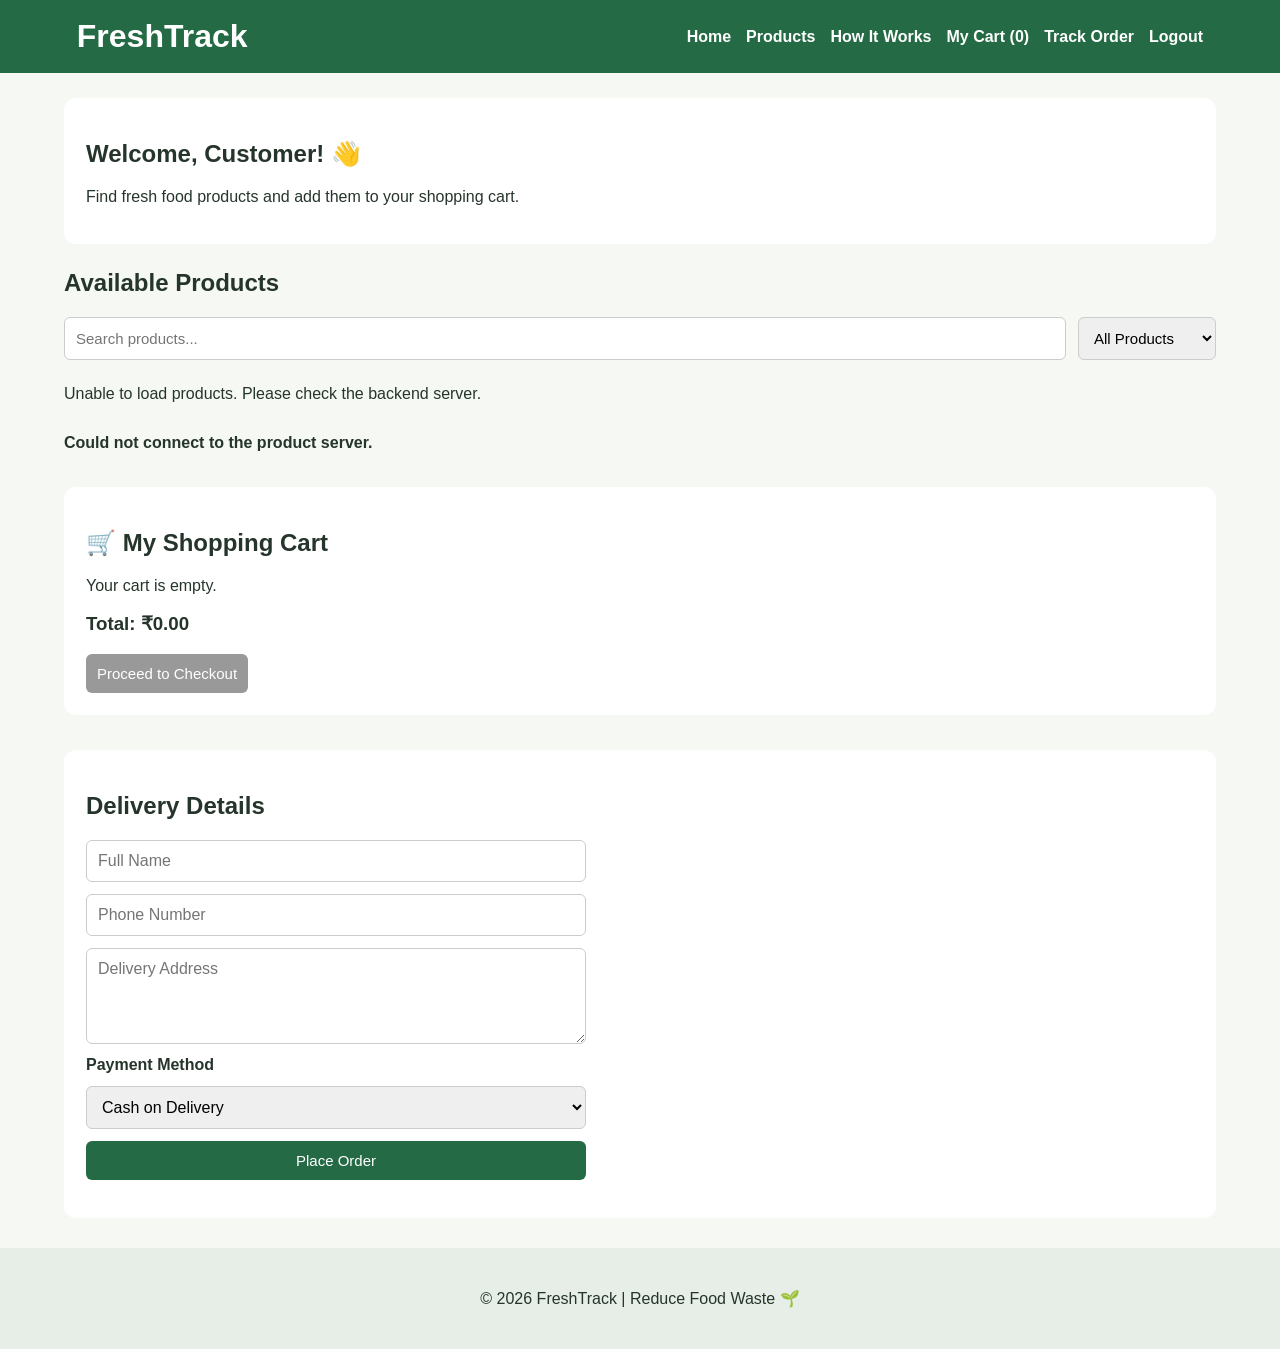
<file: Frontend/customer.html>
<!DOCTYPE html>
<html lang="en">
<head>
    <meta charset="UTF-8">
    <meta name="viewport" content="width=device-width, initial-scale=1.0">
    <title>FreshTrack - Customer</title>

    <style>
        * { box-sizing: border-box; }

        body {
            margin: 0;
            font-family: Arial, sans-serif;
            background: #f5f8f3;
            color: #26352b;
        }

        header {
            background: #246b45;
            color: white;
            padding: 18px 6%;
            display: flex;
            justify-content: space-between;
            align-items: center;
            flex-wrap: wrap;
            gap: 12px;
        }

        header h1 { margin: 0; }

        nav {
            display: flex;
            gap: 15px;
            flex-wrap: wrap;
        }

        nav a {
            color: white;
            text-decoration: none;
            font-weight: bold;
        }

        nav a:hover { text-decoration: underline; }

        .container {
            width: 90%;
            max-width: 1200px;
            margin: 25px auto;
        }

        .welcome {
            background: white;
            padding: 22px;
            border-radius: 12px;
            margin-bottom: 25px;
        }

        .controls {
            display: flex;
            gap: 12px;
            margin-bottom: 25px;
            flex-wrap: wrap;
        }

        input, select, button, textarea {
            padding: 11px;
            border-radius: 6px;
            font-size: 15px;
        }

        input, select, textarea {
            border: 1px solid #ccc;
        }

        #searchInput {
            flex: 1;
            min-width: 180px;
        }

        button {
            background: #246b45;
            color: white;
            border: none;
            cursor: pointer;
        }

        button:hover { background: #174d30; }

        button:disabled {
            background: #999;
            cursor: not-allowed;
        }

        .products-grid {
            display: grid;
            grid-template-columns: repeat(auto-fit, minmax(230px, 1fr));
            gap: 20px;
        }

        .product-card {
            background: white;
            border-radius: 12px;
            padding: 16px;
            box-shadow: 0 3px 10px rgba(0, 0, 0, 0.08);
            overflow: hidden;
        }

        .product-image, .no-image {
            width: 100%;
            height: 190px;
            border-radius: 8px;
        }

        .product-image {
            object-fit: cover;
            background: #e6eee7;
        }

        .no-image {
            display: flex;
            justify-content: center;
            align-items: center;
            background: #e6eee7;
            color: #657568;
        }

        .product-card h3 { color: #246b45; }

        .status {
            display: inline-block;
            padding: 6px 10px;
            border-radius: 5px;
            font-size: 13px;
            font-weight: bold;
        }

        .fresh { background: #d7f5df; color: #17642d; }
        .soon { background: #fff0c2; color: #8a5b00; }
        .expired { background: #ffd9d9; color: #a00000; }

        .unit-select {
            width: 100%;
            margin: 8px 0;
        }

        .cart-section, .checkout-section {
            background: white;
            padding: 22px;
            border-radius: 12px;
            margin-top: 35px;
        }

        .cart-item {
            display: flex;
            justify-content: space-between;
            align-items: center;
            gap: 12px;
            flex-wrap: wrap;
            border-bottom: 1px solid #eee;
            padding: 15px 0;
        }

        .quantity-controls {
            display: flex;
            align-items: center;
            gap: 8px;
            flex-wrap: wrap;
        }

        .quantity-controls button { padding: 7px 12px; }

        .remove-btn { background: #c0392b; }
        .remove-btn:hover { background: #922b21; }

        .checkout-form {
            display: grid;
            gap: 12px;
            max-width: 500px;
        }

        .checkout-form input,
        .checkout-form textarea,
        .checkout-form select {
            width: 100%;
            font: inherit;
        }

        .message {
            margin-top: 15px;
            font-weight: bold;
            overflow-wrap: anywhere;
        }

        .success-message { color: #17642d; }
        .error-message { color: #a00000; }

        footer {
            text-align: center;
            padding: 25px;
            margin-top: 30px;
            background: #e6eee7;
        }

        @media (max-width: 600px) {
            header {
                flex-direction: column;
                align-items: flex-start;
            }

            .container { width: 94%; }
        }
    </style>
</head>

<body>

<header>
    <h1>FreshTrack</h1>

    <nav>
        <a href="index.html">Home</a>
        <a href="products.html">Products</a>
        <a href="how-it-works.html">How It Works</a>
        <a href="#cart">My Cart (<span id="cartCount">0</span>)</a>
        <a href="track-orders.html">Track Order</a>
        <a href="#" id="logoutBtn">Logout</a>
    </nav>
</header>

<main class="container">

    <section class="welcome">
        <h2>Welcome, <span id="customerName">Customer</span>! 👋</h2>
        <p>Find fresh food products and add them to your shopping cart.</p>
    </section>

    <section>
        <h2>Available Products</h2>

        <div class="controls">
            <input type="text" id="searchInput"
                   placeholder="Search products...">

            <select id="filterSelect">
                <option value="all">All Products</option>
                <option value="fresh">Fresh</option>
                <option value="soon">Expiring Soon</option>
                <option value="expired">Expired</option>
            </select>
        </div>

        <p id="loadingMessage">Loading products...</p>
        <div class="products-grid" id="productsContainer"></div>
        <p id="productMessage" class="message"></p>
    </section>

    <section class="cart-section" id="cart">
        <h2>🛒 My Shopping Cart</h2>

        <div id="cartItems">
            <p>Your cart is empty.</p>
        </div>

        <h3>Total: ₹<span id="cartTotal">0.00</span></h3>

        <button id="checkoutBtn" type="button">
            Proceed to Checkout
        </button>
    </section>

    <section class="checkout-section" id="checkout">
        <h2>Delivery Details</h2>

        <form class="checkout-form" id="checkoutForm">
            <input type="text" id="deliveryName"
                   placeholder="Full Name"
                   autocomplete="name" required>

            <input type="tel" id="deliveryPhone"
                   placeholder="Phone Number"
                   pattern="[0-9]{10}"
                   maxlength="10"
                   minlength="10"
                   inputmode="numeric"
                   autocomplete="tel"
                   required>

            <textarea id="deliveryAddress"
                      placeholder="Delivery Address"
                      rows="4"
                      autocomplete="street-address"
                      required></textarea>

            <label for="paymentMethod">
                <strong>Payment Method</strong>
            </label>

            <select id="paymentMethod" required>
                <option value="COD">Cash on Delivery</option>
            </select>

            <button type="submit" id="placeOrderBtn">
                Place Order
            </button>
        </form>

        <p id="checkoutMessage"
           class="message"
           role="status"
           aria-live="polite"></p>
    </section>

</main>

<footer>
    <p>© 2026 FreshTrack | Reduce Food Waste 🌱</p>
</footer>

<script>
    const API_URL = "http://localhost:8080/api/products";
    const ORDER_API_URL = "http://localhost:8080/api/orders";
    const IMAGE_BASE_URL = "http://localhost:8080/api/images/";

    const CART_STORAGE_KEY = "foodExpiryCart";

    let products = [];
    let cart = loadSavedCart();
    let orderInProgress = false;

    const productsContainer =
        document.getElementById("productsContainer");

    const loadingMessage =
        document.getElementById("loadingMessage");

    const productMessage =
        document.getElementById("productMessage");

    const searchInput =
        document.getElementById("searchInput");

    const filterSelect =
        document.getElementById("filterSelect");

    const checkoutForm =
        document.getElementById("checkoutForm");

    const checkoutMessage =
        document.getElementById("checkoutMessage");

    const placeOrderBtn =
        document.getElementById("placeOrderBtn");

    function loadSavedCart() {
        try {
            const saved = JSON.parse(
                localStorage.getItem(CART_STORAGE_KEY) || "[]"
            );

            if (!Array.isArray(saved)) return [];

            return saved.filter(function (item) {
    return item && item.product && Number(item.quantity) > 0;
}).map(function (item) {
    return {
        product: item.product,
        quantity: Math.max(1, Number(item.quantity) || 1)
    };
});
        } catch (error) {
            console.error("Unable to load saved cart:", error);
            return [];
        }
    }

    function saveCart() {
        try {
            localStorage.setItem(
                CART_STORAGE_KEY,
                JSON.stringify(cart)
            );
        } catch (error) {
            console.error("Unable to save cart:", error);
        }
    }

    // Customer name
    const savedName = sessionStorage.getItem("userName");

    if (savedName) {
        document.getElementById("customerName").textContent = savedName;
        document.getElementById("deliveryName").value = savedName;
    }

    // Logout
    document.getElementById("logoutBtn").addEventListener(
        "click",
        function (event) {
            event.preventDefault();

            sessionStorage.removeItem("userName");
            sessionStorage.removeItem("userRole");

            window.location.href = "login.html";
        }
    );

    function getProductId(product) {
        return product.id;
    }

    function getProductName(product) {
        return product.foodName || product.name || "Unnamed Product";
    }

    function getProductPrice(product) {
        return Number(product.price) || 0;
    }

    function getProductUnit(product) {
    return product.unit || "";
     }

    function getExpiryDate(product) {
        return product.expiryDate || "";
    }

    function getImageUrl(product) {
        if (!product.imageName) return "";

        return IMAGE_BASE_URL +
            encodeURIComponent(product.imageName);
    }

    function getExpiryStatus(product) {
        const date = getExpiryDate(product);

        if (!date) return "unknown";

        const expiry = new Date(date + "T00:00:00");
        const today = new Date();

        today.setHours(0, 0, 0, 0);

        if (Number.isNaN(expiry.getTime())) return "unknown";

        const daysLeft = Math.ceil(
            (expiry.getTime() - today.getTime()) /
            (1000 * 60 * 60 * 24)
        );

        if (daysLeft < 0) return "expired";
        if (daysLeft <= 2) return "soon";

        return "fresh";
    }

    function escapeHTML(value) {
        return String(value).replace(/[&<>"']/g, function (character) {
            const entities = {
                "&": "&amp;",
                "<": "&lt;",
                ">": "&gt;",
                '"': "&quot;",
                "'": "&#39;"
            };

            return entities[character];
        });
    }

    async function loadProducts() {
        loadingMessage.textContent = "Loading products...";
        productMessage.textContent = "";

        try {
            const response = await fetch(API_URL);

            if (!response.ok) {
                throw new Error("Product server status: " + response.status);
            }

            const data = await response.json();
            products = Array.isArray(data) ? data : [];

            // Refresh saved cart product details from the backend.
            cart = cart.map(function (item) {
                const latest = products.find(function (product) {
                    return String(getProductId(product)) ===
                        String(getProductId(item.product));
                });

                if (latest) item.product = latest;

                return item;
            }).filter(function (item) {
                return products.some(function (product) {
                    return String(getProductId(product)) ===
                        String(getProductId(item.product));
                });
            });

            saveCart();
            loadingMessage.textContent = "";

            renderProducts();
            renderCart();

        } catch (error) {
            console.error("Product loading error:", error);

            loadingMessage.textContent =
                "Unable to load products. Please check the backend server.";

            productMessage.textContent =
                "Could not connect to the product server.";
        }
    }

    function renderProducts() {
        const searchText = searchInput.value.trim().toLowerCase();
        const selectedFilter = filterSelect.value;

        const filteredProducts = products.filter(function (product) {
            const name = getProductName(product).toLowerCase();
            const status = getExpiryStatus(product);

            const matchesSearch = name.includes(searchText);

            const matchesFilter =
                selectedFilter === "all" ||
                selectedFilter === status;

            return matchesSearch && matchesFilter;
        });

        productsContainer.innerHTML = "";

        if (filteredProducts.length === 0) {
            productsContainer.innerHTML =
                "<p>No matching products found.</p>";
            return;
        }

        filteredProducts.forEach(function (product, index) {
            const id = getProductId(product);
            const name = getProductName(product);
            const price = getProductPrice(product);
            const expiryDate = getExpiryDate(product);
            const status = getExpiryStatus(product);
            const imageUrl = getImageUrl(product);

            const canBuy =
                id !== undefined &&
                id !== null &&
                status !== "expired" &&
                status !== "unknown";

            let statusText = "Expiry date unavailable";
            let statusClass = "";

            if (status === "fresh") {
                statusText = "Fresh";
                statusClass = "fresh";
            } else if (status === "soon") {
                statusText = "Expiring Soon";
                statusClass = "soon";
            } else if (status === "expired") {
                statusText = "Expired";
                statusClass = "expired";
            }

            const card = document.createElement("div");
            card.className = "product-card";

            card.innerHTML = `
                ${
                    imageUrl
                        ? `<img class="product-image"
                                src="${escapeHTML(imageUrl)}"
                                alt="${escapeHTML(name)}"
                                loading="lazy">`
                        : `<div class="no-image">No Image Available</div>`
                }

                <h3>${escapeHTML(name)}</h3>

                <p><strong>Price:</strong> ₹${price.toFixed(2)}</p>

                <p><strong>Expiry Date:</strong>
                    ${escapeHTML(expiryDate || "Not available")}
                </p>

                <p>
                    <span class="status ${statusClass}">
                        ${statusText}
                    </span>
                </p>

                <p>
    <strong>Unit:</strong>
    ${escapeHTML(getProductUnit(product) || "Unit not set")}
</p>

                <button class="add-to-cart-btn" type="button"
                    ${canBuy ? "" : "disabled"}>
                    Add to Cart
                </button>
            `;

            const image = card.querySelector(".product-image");

            if (image) {
                image.addEventListener("error", function () {
                    const placeholder = document.createElement("div");
                    placeholder.className = "no-image";
                    placeholder.textContent = "Image unavailable";
                    image.replaceWith(placeholder);
                });
            }

            card.querySelector(".add-to-cart-btn")
    .addEventListener("click", function () {
        addToCart(id);
    });

            productsContainer.appendChild(card);
        });
    }

    function addToCart(id) {
    const product = products.find(function (item) {
        return String(getProductId(item)) === String(id);
    });

    if (!product) {
        alert("Product not found. Please refresh the page.");
        return;
    }

    const status = getExpiryStatus(product);

    if (status === "expired" || status === "unknown") {
        alert("This product cannot be purchased.");
        return;
    }

    if (!getProductUnit(product)) {
        alert("This product's unit has not been set by the seller.");
        return;
    }

    const existingItem = cart.find(function (item) {
        return String(getProductId(item.product)) === String(id);
    });

    if (existingItem) {
        existingItem.quantity++;
    } else {
        cart.push({
            product: product,
            quantity: 1
        });
    }

    saveCart();
    renderCart();

    alert("Product added to cart successfully!");
}

    function renderCart() {
        const cartItems = document.getElementById("cartItems");

        cartItems.innerHTML = "";

        if (cart.length === 0) {
            cartItems.innerHTML = "<p>Your cart is empty.</p>";
        }

        let total = 0;
        let itemCount = 0;

        cart.forEach(function (item) {
            const name = getProductName(item.product);
            const price = getProductPrice(item.product);
            const subtotal = price * item.quantity;

            total += subtotal;
            itemCount += item.quantity;

            const row = document.createElement("div");
            row.className = "cart-item";

            row.innerHTML = `
                <div>
                    <strong>${escapeHTML(name)}</strong>
                    <p>
    Price: ₹${price.toFixed(2)} / ${escapeHTML(
        getProductUnit(item.product)
    )}
</p>

<p>
    Quantity: ${item.quantity} ${escapeHTML(
        getProductUnit(item.product)
    )}
</p>

<p>Subtotal: ₹${subtotal.toFixed(2)}</p>
                </div>

                <div class="quantity-controls">
                    <button class="decrease-btn" type="button"
                        aria-label="Decrease quantity">−</button>

                    <span>${item.quantity}</span>

                    <button class="increase-btn" type="button"
                        aria-label="Increase quantity">+</button>

                    <button class="remove-btn" type="button">Remove</button>
                </div>
            `;

            row.querySelector(".decrease-btn").addEventListener(
                "click",
                function () {
                    if (orderInProgress) return;

                    item.quantity--;

                    if (item.quantity <= 0) {
                        cart = cart.filter(function (cartItem) {
                            return cartItem !== item;
                        });
                    }

                    saveCart();
                    renderCart();
                }
            );

            row.querySelector(".increase-btn").addEventListener(
                "click",
                function () {
                    if (orderInProgress) return;

                    item.quantity++;
                    saveCart();
                    renderCart();
                }
            );

            row.querySelector(".remove-btn").addEventListener(
                "click",
                function () {
                    if (orderInProgress) return;

                    cart = cart.filter(function (cartItem) {
                        return cartItem !== item;
                    });

                    saveCart();
                    renderCart();
                }
            );

            cartItems.appendChild(row);
        });

        document.getElementById("cartTotal").textContent =
            total.toFixed(2);

        document.getElementById("cartCount").textContent = itemCount;

        document.getElementById("checkoutBtn").disabled =
            orderInProgress || cart.length === 0;
    }

    searchInput.addEventListener("input", renderProducts);
    filterSelect.addEventListener("change", renderProducts);

    document.getElementById("checkoutBtn").addEventListener(
        "click",
        function () {
            if (cart.length === 0) {
                alert("Your cart is empty. Add products first.");
                return;
            }

            document.getElementById("checkout").scrollIntoView({
                behavior: "smooth"
            });
        }
    );

    checkoutForm.addEventListener("submit", async function (event) {
        event.preventDefault();

        if (orderInProgress) return;

        if (cart.length === 0) {
            checkoutMessage.textContent =
                "Your cart is empty. Please add products first.";

            checkoutMessage.className = "message error-message";
            return;
        }

        if (!checkoutForm.reportValidity()) return;

        const customerName =
            document.getElementById("deliveryName").value.trim();

        const phone =
            document.getElementById("deliveryPhone").value.trim();

        const address =
            document.getElementById("deliveryAddress").value.trim();

        const paymentMethod =
            document.getElementById("paymentMethod").value;

        if (!customerName || !phone || !address) {
            checkoutMessage.textContent =
                "Please fill in all delivery details.";

            checkoutMessage.className = "message error-message";
            return;
        }

        if (!/^[0-9]{10}$/.test(phone)) {
            checkoutMessage.textContent =
                "Please enter a valid 10-digit phone number.";

            checkoutMessage.className = "message error-message";
            return;
        }

        const totalAmount = Number(
            cart.reduce(function (sum, item) {
                return sum +
                    getProductPrice(item.product) * item.quantity;
            }, 0).toFixed(2)
        );

        const orderData = {
            customerName: customerName,
            phone: phone,
            address: address,
            totalAmount: totalAmount,
            paymentMethod: paymentMethod,
            status: "PLACED"
        };

        try {
            orderInProgress = true;

            placeOrderBtn.disabled = true;
            placeOrderBtn.textContent = "Placing Order...";

            renderCart();

            checkoutMessage.textContent =
                "Placing your order. Please wait...";

            checkoutMessage.className = "message";

            const response = await fetch(ORDER_API_URL, {
                method: "POST",
                headers: {
                    "Content-Type": "application/json"
                },
                body: JSON.stringify(orderData)
            });

            if (!response.ok) {
                const errorText = await response.text();

                throw new Error(
                    errorText || "Server returned status " + response.status
                );
            }

            const savedOrder = await response.json();

            if (!savedOrder.id) {
                throw new Error("The server did not return an order ID.");
            }

            // Clear the cart only after successful order confirmation.
            cart = [];
            saveCart();
            renderCart();

            checkoutForm.reset();

            const orderId = encodeURIComponent(savedOrder.id);

            const payment = encodeURIComponent(
                savedOrder.paymentMethod || paymentMethod
            );

            window.location.href =
                "order-success.html?orderId=" + orderId +
                "&paymentMethod=" + payment;

        } catch (error) {
            console.error("Order placement error:", error);

            checkoutMessage.textContent =
                "Order placement failed. " + error.message +
                " Please check the backend and try again.";

            checkoutMessage.className = "message error-message";

        } finally {
            orderInProgress = false;

            placeOrderBtn.disabled = false;
            placeOrderBtn.textContent = "Place Order";

            renderCart();
        }
    });

    // Load products and display saved cart.
    renderCart();
    loadProducts();
</script>

</body>
</html>
</file>
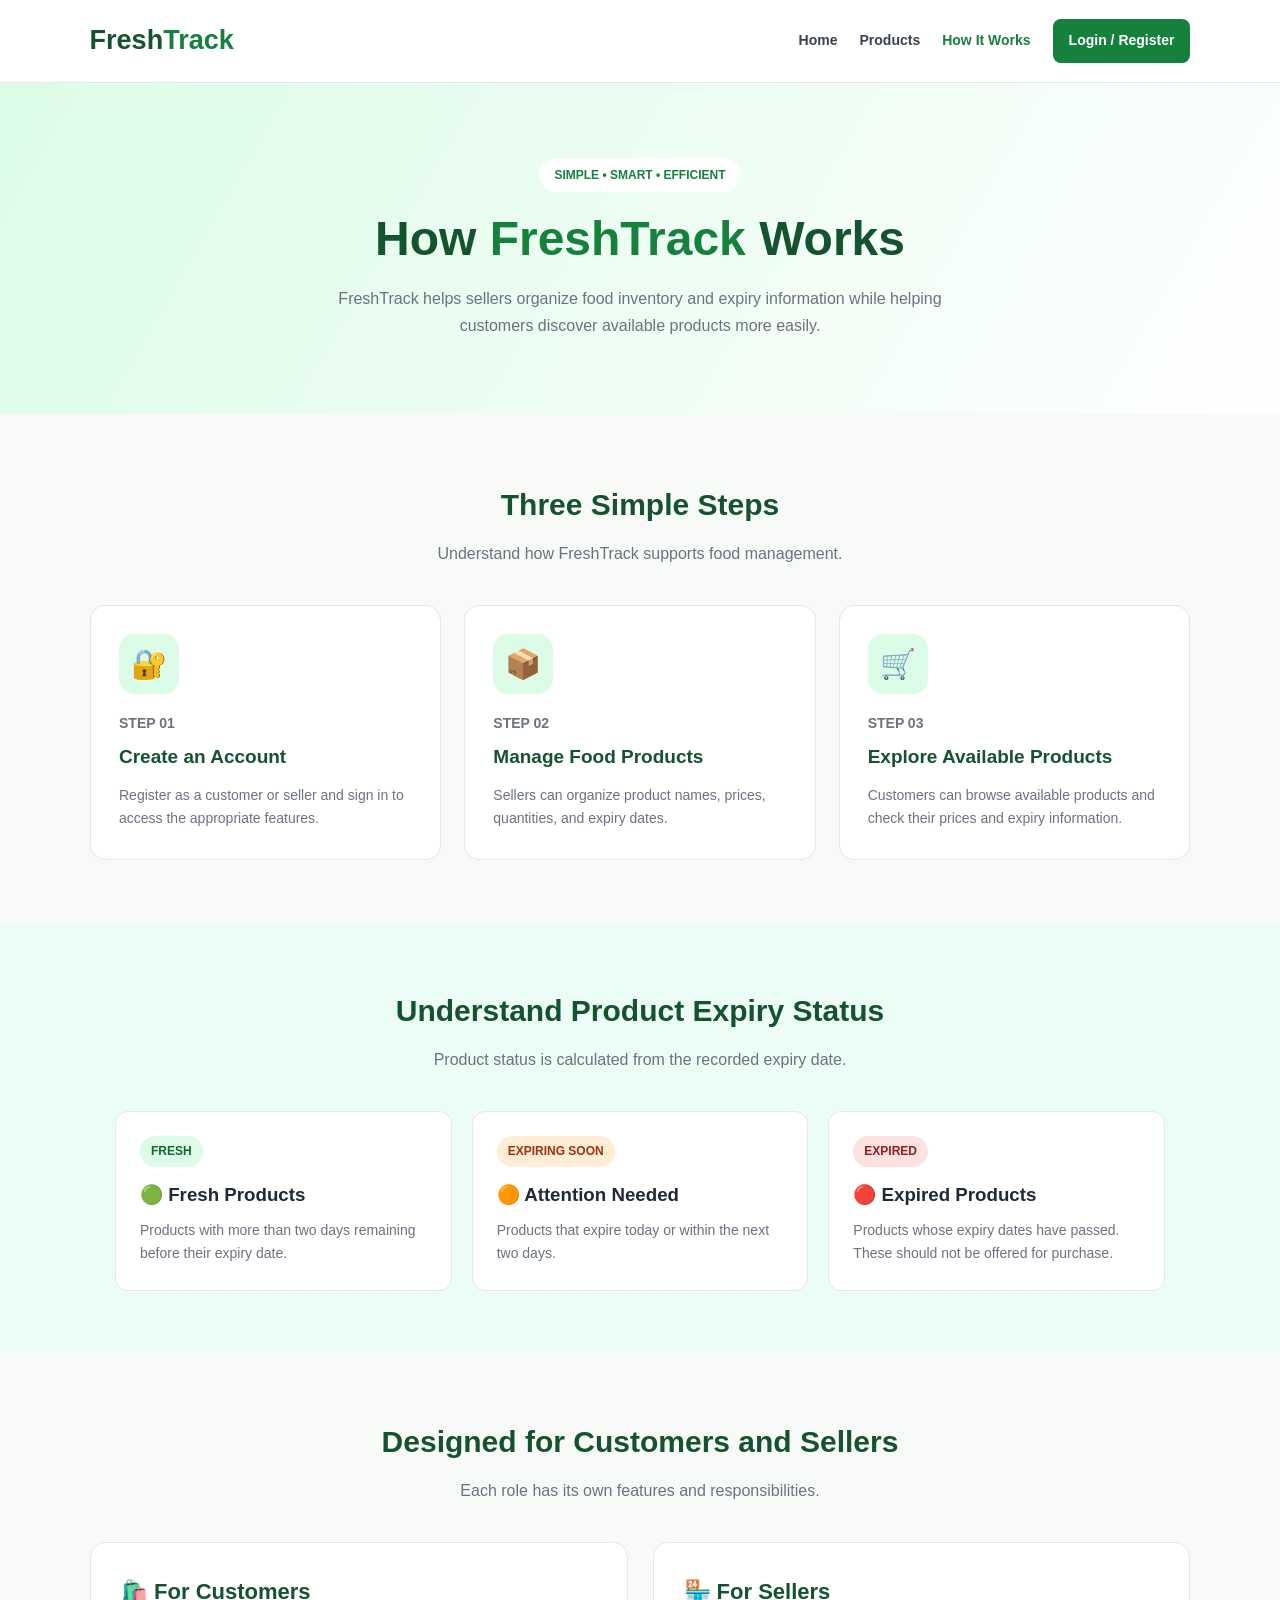
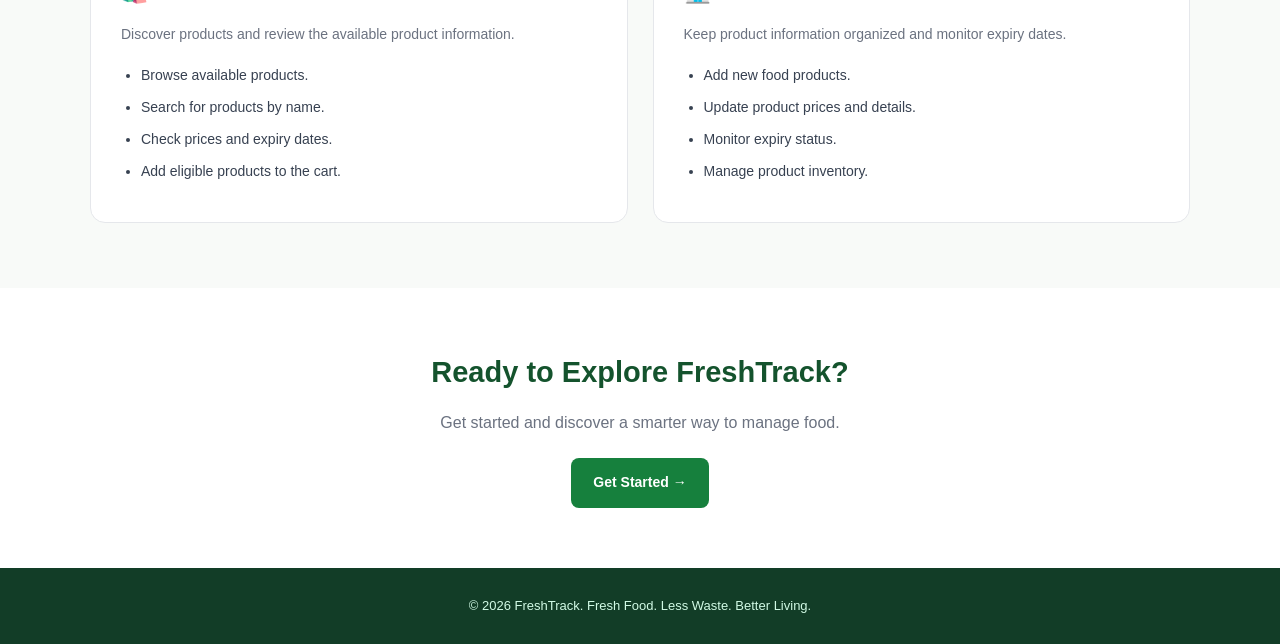
<file: Frontend/how-it-works.html>
<!DOCTYPE html>
<html lang="en">
<head>
    <meta charset="UTF-8">
    <meta name="viewport" content="width=device-width, initial-scale=1.0">

    <title>How It Works | FreshTrack</title>

    <style>
        * {
            margin: 0;
            padding: 0;
            box-sizing: border-box;
        }

        :root {
            --green: #16803d;
            --dark-green: #14532d;
            --light-green: #dcfce7;
            --background: #f8faf8;
            --text: #1f2937;
            --muted: #6b7280;
        }

        body {
            font-family: Arial, sans-serif;
            background: var(--background);
            color: var(--text);
            line-height: 1.7;
        }

        a {
            text-decoration: none;
        }

        .navbar {
            display: flex;
            justify-content: space-between;
            align-items: center;
            flex-wrap: wrap;
            gap: 20px;
            padding: 18px 7%;
            background: white;
            border-bottom: 1px solid #e5e7eb;
            position: sticky;
            top: 0;
            z-index: 10;
        }

        .brand {
            font-size: 27px;
            font-weight: 800;
            color: var(--dark-green);
        }

        .brand span {
            color: var(--green);
        }

        .nav-links {
            display: flex;
            align-items: center;
            flex-wrap: wrap;
            gap: 22px;
        }

        .nav-links a {
            color: #374151;
            font-size: 14px;
            font-weight: 600;
        }

        .nav-links a:hover,
        .nav-links a.active {
            color: var(--green);
        }

        .nav-button {
            background: var(--green);
            color: white !important;
            padding: 10px 16px;
            border-radius: 8px;
        }

        .hero {
            padding: 75px 7%;
            text-align: center;
            background: linear-gradient(120deg, #dcfce7, #ffffff);
        }

        .hero-label {
            display: inline-block;
            background: white;
            color: var(--green);
            border-radius: 20px;
            padding: 7px 15px;
            font-size: 12px;
            font-weight: 700;
            margin-bottom: 18px;
        }

        .hero h1 {
            color: var(--dark-green);
            font-size: clamp(32px, 5vw, 48px);
            line-height: 1.2;
            margin-bottom: 17px;
        }

        .hero h1 span {
            color: var(--green);
        }

        .hero p {
            max-width: 680px;
            margin: auto;
            color: var(--muted);
            font-size: 16px;
        }

        .container {
            max-width: 1150px;
            margin: auto;
            padding: 65px 25px;
        }

        .section-heading {
            text-align: center;
            margin-bottom: 38px;
        }

        .section-heading h2 {
            color: var(--dark-green);
            font-size: 30px;
            margin-bottom: 10px;
        }

        .section-heading p {
            color: var(--muted);
        }

        .steps-grid {
            display: grid;
            grid-template-columns: repeat(3, 1fr);
            gap: 23px;
        }

        .step-card {
            padding: 28px;
            background: white;
            border: 1px solid #e5e7eb;
            border-radius: 15px;
            transition: 0.2s;
        }

        .step-card:hover {
            transform: translateY(-5px);
            box-shadow: 0 12px 25px rgba(20, 83, 45, 0.08);
        }

        .step-icon {
            display: flex;
            align-items: center;
            justify-content: center;
            width: 60px;
            height: 60px;
            background: var(--light-green);
            border-radius: 15px;
            font-size: 29px;
            margin-bottom: 18px;
        }

        .step-number {
            color: var(--green);
            font-size: 12px;
            font-weight: 800;
            margin-bottom: 5px;
        }

        .step-card h3 {
            color: var(--dark-green);
            font-size: 19px;
            margin-bottom: 10px;
        }

        .step-card p {
            color: var(--muted);
            font-size: 14px;
        }

        .status-section {
            padding: 60px 7%;
            background: #ecfdf5;
        }

        .status-grid {
            max-width: 1050px;
            margin: auto;
            display: grid;
            grid-template-columns: repeat(3, 1fr);
            gap: 20px;
        }

        .status-card {
            background: white;
            border-radius: 13px;
            padding: 24px;
            border: 1px solid #e5e7eb;
        }

        .status-card h3 {
            margin-bottom: 8px;
        }

        .status-card p {
            font-size: 14px;
            color: var(--muted);
        }

        .status-badge {
            display: inline-block;
            padding: 5px 11px;
            border-radius: 20px;
            font-size: 12px;
            font-weight: 700;
            margin-bottom: 12px;
        }

        .fresh {
            color: #166534;
            background: #dcfce7;
        }

        .soon {
            color: #9a3412;
            background: #ffedd5;
        }

        .expired {
            color: #991b1b;
            background: #fee2e2;
        }

        .roles {
            display: grid;
            grid-template-columns: repeat(2, 1fr);
            gap: 25px;
            margin-top: 35px;
        }

        .role-card {
            background: white;
            padding: 30px;
            border-radius: 15px;
            border: 1px solid #e5e7eb;
        }

        .role-card h3 {
            color: var(--dark-green);
            font-size: 22px;
            margin-bottom: 12px;
        }

        .role-card p {
            color: var(--muted);
            font-size: 14px;
            margin-bottom: 18px;
        }

        .role-card ul {
            padding-left: 20px;
            color: #374151;
            font-size: 14px;
        }

        .role-card li {
            margin-bottom: 8px;
        }

        .cta {
            text-align: center;
            padding: 60px 7%;
            background: white;
        }

        .cta h2 {
            color: var(--dark-green);
            font-size: 29px;
            margin-bottom: 12px;
        }

        .cta p {
            color: var(--muted);
            margin-bottom: 22px;
        }

        .button {
            display: inline-block;
            padding: 13px 22px;
            background: var(--green);
            color: white;
            border-radius: 8px;
            font-size: 14px;
            font-weight: 700;
        }

        .button:hover {
            background: var(--dark-green);
        }

        footer {
            background: #123d27;
            color: #d1fae5;
            text-align: center;
            padding: 27px 5%;
            font-size: 13px;
        }

        @media (max-width: 750px) {
            .steps-grid,
            .status-grid,
            .roles {
                grid-template-columns: 1fr;
            }

            .navbar {
                padding: 16px 5%;
            }

            .nav-links {
                gap: 13px;
            }

            .hero {
                padding: 50px 5%;
            }

            .container {
                padding: 45px 5%;
            }
        }
    </style>
</head>

<body>

    <!-- NAVIGATION -->

    <nav class="navbar">
        <a href="index.html" class="brand">
            Fresh<span>Track</span>
        </a>

        <div class="nav-links">
            <a href="index.html">Home</a>
            <a href="products.html">Products</a>
            <a href="how-it-works.html" class="active">How It Works</a>
            <a href="login.html" class="nav-button">Login / Register</a>
        </div>
    </nav>

    <!-- HERO -->

    <header class="hero">
        <span class="hero-label">SIMPLE • SMART • EFFICIENT</span>

        <h1>How <span>FreshTrack</span> Works</h1>

        <p>
            FreshTrack helps sellers organize food inventory and
            expiry information while helping customers discover
            available products more easily.
        </p>
    </header>

    <!-- THREE MAIN STEPS -->

    <main>
        <section class="container">

            <div class="section-heading">
                <h2>Three Simple Steps</h2>
                <p>Understand how FreshTrack supports food management.</p>
            </div>

            <div class="steps-grid">

                <article class="step-card">
                    <div class="step-icon">🔐</div>
                    <p class="step-number">STEP 01</p>
                    <h3>Create an Account</h3>
                    <p>
                        Register as a customer or seller and sign in
                        to access the appropriate features.
                    </p>
                </article>

                <article class="step-card">
                    <div class="step-icon">📦</div>
                    <p class="step-number">STEP 02</p>
                    <h3>Manage Food Products</h3>
                    <p>
                        Sellers can organize product names, prices,
                        quantities, and expiry dates.
                    </p>
                </article>

                <article class="step-card">
                    <div class="step-icon">🛒</div>
                    <p class="step-number">STEP 03</p>
                    <h3>Explore Available Products</h3>
                    <p>
                        Customers can browse available products and
                        check their prices and expiry information.
                    </p>
                </article>

            </div>
        </section>

        <!-- EXPIRY STATUS -->

        <section class="status-section">

            <div class="section-heading">
                <h2>Understand Product Expiry Status</h2>
                <p>
                    Product status is calculated from the recorded
                    expiry date.
                </p>
            </div>

            <div class="status-grid">

                <article class="status-card">
                    <span class="status-badge fresh">FRESH</span>
                    <h3>🟢 Fresh Products</h3>
                    <p>
                        Products with more than two days remaining
                        before their expiry date.
                    </p>
                </article>

                <article class="status-card">
                    <span class="status-badge soon">EXPIRING SOON</span>
                    <h3>🟠 Attention Needed</h3>
                    <p>
                        Products that expire today or within the
                        next two days.
                    </p>
                </article>

                <article class="status-card">
                    <span class="status-badge expired">EXPIRED</span>
                    <h3>🔴 Expired Products</h3>
                    <p>
                        Products whose expiry dates have passed.
                        These should not be offered for purchase.
                    </p>
                </article>

            </div>
        </section>

        <!-- CUSTOMER AND SELLER -->

        <section class="container">

            <div class="section-heading">
                <h2>Designed for Customers and Sellers</h2>
                <p>
                    Each role has its own features and responsibilities.
                </p>
            </div>

            <div class="roles">

                <article class="role-card">
                    <h3>🛍️ For Customers</h3>
                    <p>
                        Discover products and review the available
                        product information.
                    </p>

                    <ul>
                        <li>Browse available products.</li>
                        <li>Search for products by name.</li>
                        <li>Check prices and expiry dates.</li>
                        <li>Add eligible products to the cart.</li>
                    </ul>
                </article>

                <article class="role-card">
                    <h3>🏪 For Sellers</h3>
                    <p>
                        Keep product information organized and
                        monitor expiry dates.
                    </p>

                    <ul>
                        <li>Add new food products.</li>
                        <li>Update product prices and details.</li>
                        <li>Monitor expiry status.</li>
                        <li>Manage product inventory.</li>
                    </ul>
                </article>

            </div>
        </section>

        <!-- CTA -->

        <section class="cta">
            <h2>Ready to Explore FreshTrack?</h2>

            <p>
                Get started and discover a smarter way to manage food.
            </p>

            <a href="login.html" class="button">
                Get Started →
            </a>
        </section>

    </main>

    <footer>
        &copy; <span id="year"></span> FreshTrack.
        Fresh Food. Less Waste. Better Living.
    </footer>

    <script>
        document.getElementById("year").textContent =
            new Date().getFullYear();
    </script>

</body>
</html>
</file>
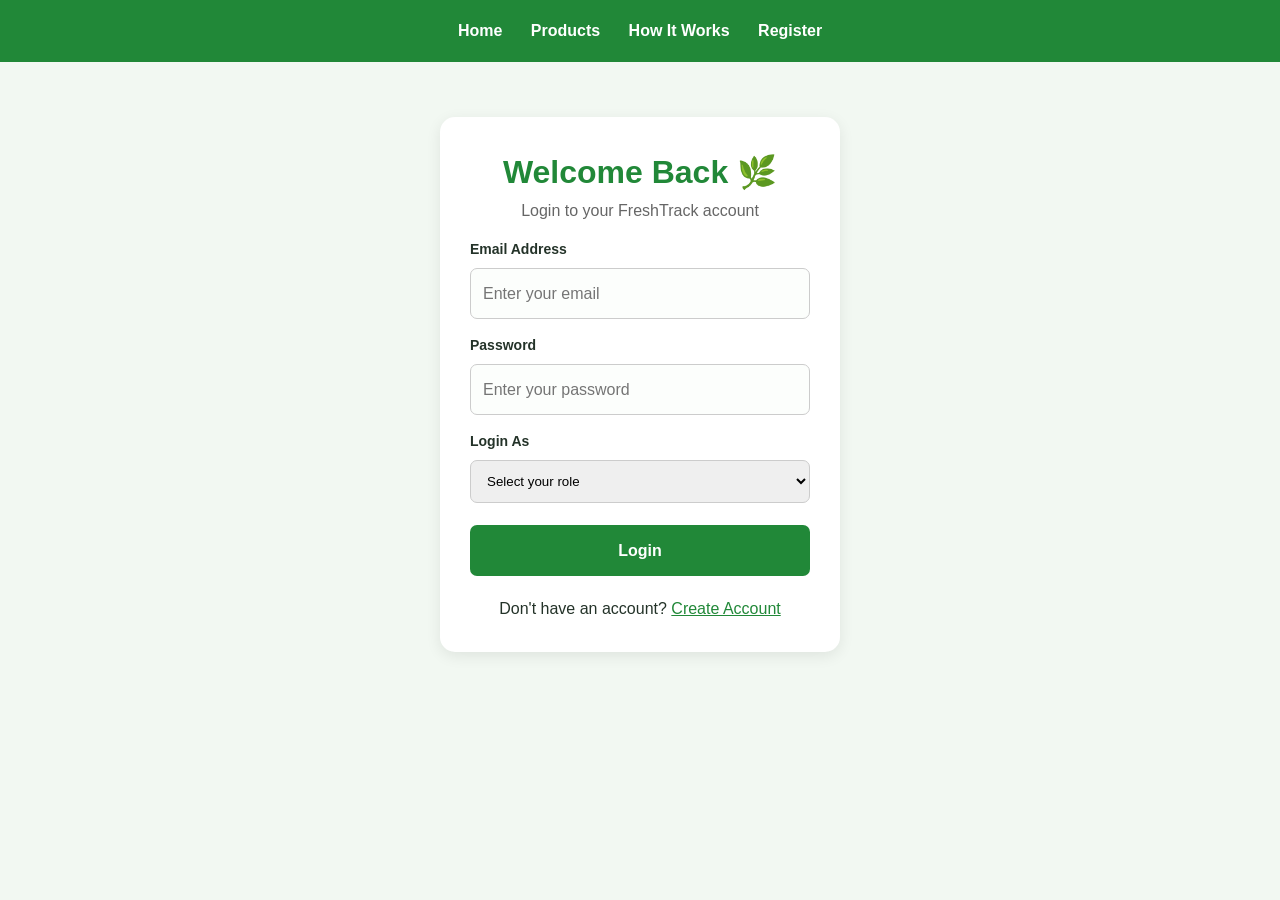
<file: Frontend/login.html>
<!DOCTYPE html>
<html lang="en">
<head>
    <meta charset="UTF-8">
    <meta name="viewport" content="width=device-width, initial-scale=1.0">
    <title>Login | FreshTrack</title>
    <link rel="stylesheet" href="style.css">

    <style>
        body {
            background: #f2f8f2;
            font-family: Arial, sans-serif;
        }

        nav {
            padding: 18px;
            background: #218838;
            text-align: center;
        }

        nav a {
            color: white;
            text-decoration: none;
            margin: 0 12px;
            font-weight: bold;
        }

        .login-container {
            max-width: 400px;
            margin: 55px auto;
            padding: 30px;
            background: white;
            border-radius: 15px;
            box-shadow: 0 4px 15px #00000015;
        }

        h1 {
            text-align: center;
            color: #218838;
        }

        .subtitle {
            text-align: center;
            color: #666;
        }

        label {
            display: block;
            margin-top: 15px;
            font-weight: bold;
        }

        input, select {
            width: 100%;
            padding: 12px;
            margin-top: 7px;
            box-sizing: border-box;
            border: 1px solid #ccc;
            border-radius: 7px;
        }

        button {
            width: 100%;
            padding: 13px;
            margin-top: 22px;
            background: #218838;
            color: white;
            border: none;
            border-radius: 7px;
            font-size: 16px;
            cursor: pointer;
        }

        button:hover {
            background: #17692b;
        }

        .bottom-text {
            text-align: center;
            margin-top: 20px;
        }

        .bottom-text a {
            color: #218838;
        }

        #message {
            text-align: center;
            overflow-wrap: anywhere;
        }
    </style>
</head>

<body>

    <nav>
        <a href="index.html">Home</a>
        <a href="products.html">Products</a>
        <a href="how-it-works.html">How It Works</a>
        <a href="register.html">Register</a>
    </nav>

    <div class="login-container">
        <h1>Welcome Back 🌿</h1>
        <p class="subtitle">Login to your FreshTrack account</p>

        <form id="loginForm">

            <label for="email">Email Address</label>
            <input
                type="email"
                id="email"
                placeholder="Enter your email"
                required
            >

            <label for="password">Password</label>
            <input
                type="password"
                id="password"
                placeholder="Enter your password"
                required
            >

            <label for="role">Login As</label>
            <select id="role" required>
                <option value="">Select your role</option>
                <option value="customer">Customer</option>
                <option value="seller">Seller</option>
            </select>

            <button type="submit">Login</button>

            <p id="message"></p>
        </form>

        <div class="bottom-text">
            Don't have an account?
            <a href="register.html">Create Account</a>
        </div>
    </div>

    <script>
        
document.getElementById("loginForm").addEventListener("submit", async function(event) {
    event.preventDefault();

    const message = document.getElementById("message");

    const loginData = {
        email: document.getElementById("email").value.trim(),
        password: document.getElementById("password").value,
        role: document.getElementById("role").value
    };

    message.style.color = "#555";
    message.textContent = "Logging in...";

    try {
        const response = await fetch("http://localhost:8080/api/users/login", {
            method: "POST",
            headers: {
                "Content-Type": "application/json"
            },
            body: JSON.stringify(loginData)
        });

        const result = await response.json();

        if (response.ok) {
            // Store basic display information only.
            sessionStorage.setItem("userName", result.name);
            sessionStorage.setItem("userRole", result.role);

            message.style.color = "green";
            message.textContent = "Login successful!";

            setTimeout(() => {
                if (result.role.toLowerCase() === "seller") {
                    window.location.href = "seller.html";
                } else {
                    window.location.href = "customer.html";
                }
            }, 800);

        } else {
            message.style.color = "red";
            message.textContent = result.message || "Invalid login details.";
        }

    } catch (error) {
        message.style.color = "red";
        message.textContent =
            "Backend connection failed. Please start the Spring Boot server.";
    }
});

    </script>

</body>
</html>
</file>
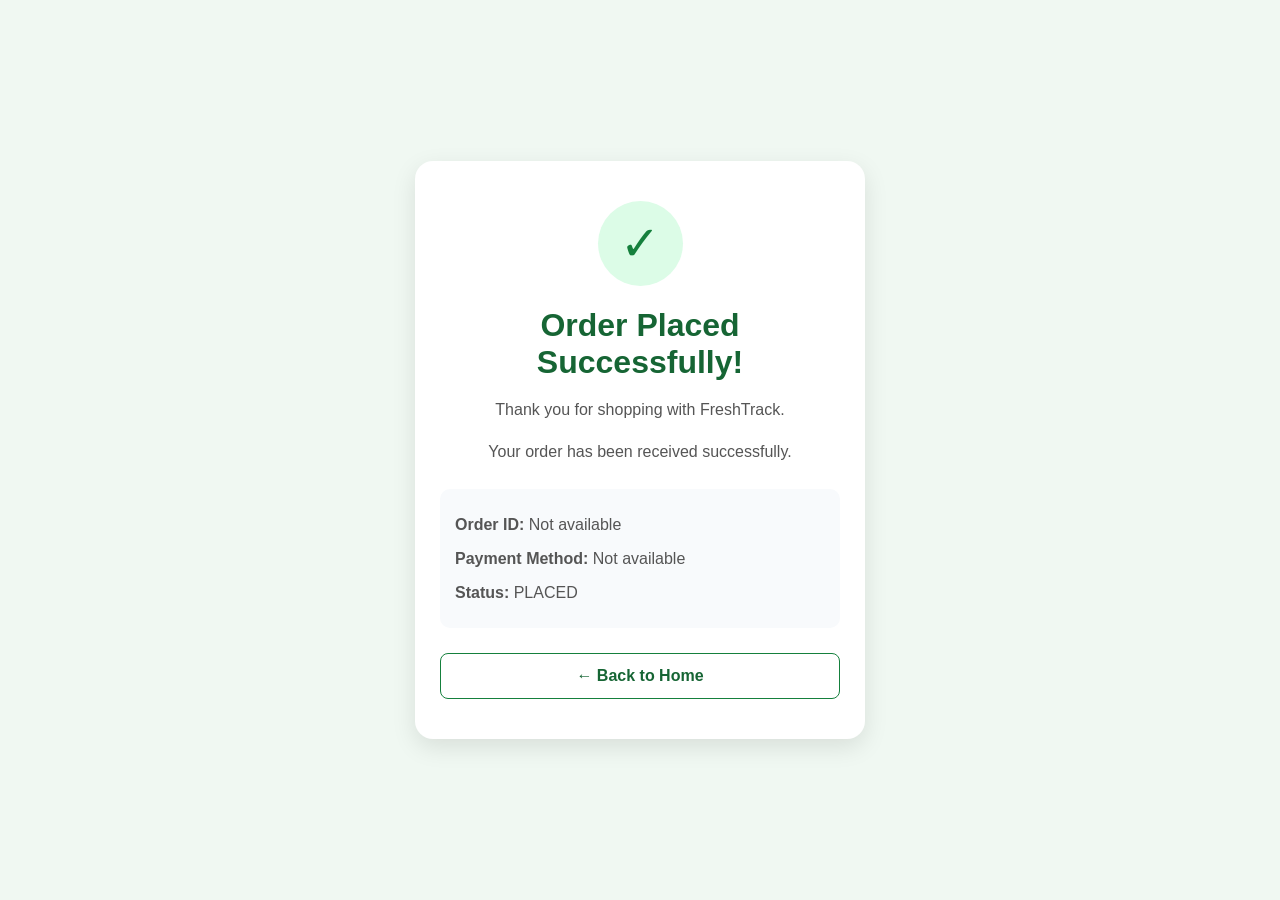
<file: Frontend/order-success.html>
<!DOCTYPE html>
<html lang="en">
<head>
    <meta charset="UTF-8">
    <meta name="viewport" content="width=device-width, initial-scale=1.0">
    <title>Order Successful | FreshTrack</title>

    <style>
        * {
            box-sizing: border-box;
        }

        body {
            margin: 0;
            min-height: 100vh;
            display: flex;
            justify-content: center;
            align-items: center;
            padding: 20px;
            font-family: Arial, sans-serif;
            background: #f0f8f2;
        }

        .success-card {
            width: 100%;
            max-width: 450px;
            padding: 40px 25px;
            text-align: center;
            background: white;
            border-radius: 18px;
            box-shadow: 0 8px 25px rgba(0, 0, 0, 0.1);
        }

        .checkmark {
            width: 85px;
            height: 85px;
            margin: 0 auto 20px;
            display: flex;
            align-items: center;
            justify-content: center;
            border-radius: 50%;
            background: #dcfce7;
            color: #15803d;
            font-size: 48px;
        }

        h1 {
            color: #166534;
            margin-bottom: 10px;
        }

        p {
            color: #555;
            line-height: 1.6;
        }

        .order-details {
            margin: 25px 0;
            padding: 15px;
            text-align: left;
            background: #f8fafc;
            border-radius: 10px;
        }

        .order-details p {
            margin: 8px 0;
            overflow-wrap: anywhere;
        }

        .buttons a {
            display: block;
            margin-top: 12px;
            padding: 13px;
            border-radius: 8px;
            text-decoration: none;
            font-weight: bold;
        }

        .track-btn {
            color: white;
            background: #15803d;
        }

        .home-btn {
            color: #166534;
            border: 1px solid #15803d;
        }
    </style>
</head>

<body>
    <div class="success-card">
        <div class="checkmark">✓</div>

        <h1>Order Placed Successfully!</h1>

        <p>Thank you for shopping with FreshTrack.</p>
        <p>Your order has been received successfully.</p>

        <div class="order-details">
            <p><strong>Order ID:</strong> <span id="orderId">Not available</span></p>
            <p><strong>Payment Method:</strong> <span id="paymentMethod">Not available</span></p>
            <p><strong>Status:</strong> PLACED</p>
        </div>

        <div class="buttons">
            <a href="index.html" class="home-btn">← Back to Home</a>
        </div>
    </div>

    <script>
        const params = new URLSearchParams(window.location.search);

        document.getElementById("orderId").textContent =
            params.get("orderId") || "Not available";

        document.getElementById("paymentMethod").textContent =
            params.get("paymentMethod") || "Not available";
    </script>
</body>
</html>
</file>
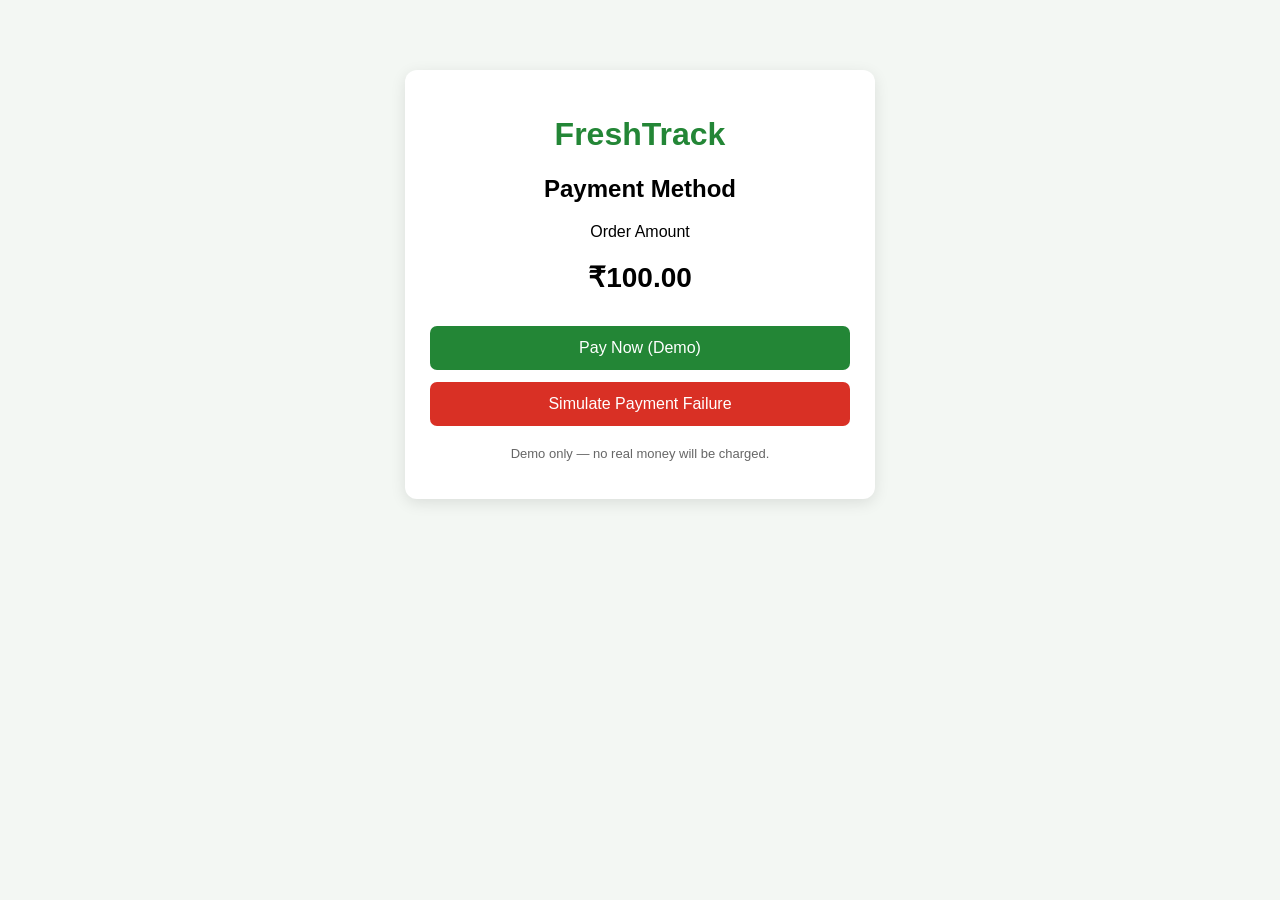
<file: Frontend/payment.html>
<!DOCTYPE html>
<html lang="en">
<head>
    <meta charset="UTF-8">
    <meta name="viewport" content="width=device-width, initial-scale=1.0">
    <title>FreshTrack - Payment Method</title>

    <style>
        body {
            font-family: Arial, sans-serif;
            background: #f3f7f3;
            margin: 0;
            padding: 30px 15px;
        }

        .payment-container {
            max-width: 420px;
            margin: 40px auto;
            padding: 25px;
            background: white;
            border-radius: 12px;
            box-shadow: 0 4px 15px rgba(0, 0, 0, 0.1);
            text-align: center;
        }

        h1 {
            color: #238636;
        }

        .amount {
            font-size: 28px;
            font-weight: bold;
            margin: 20px 0;
        }

        button {
            width: 100%;
            padding: 13px;
            margin-top: 12px;
            border: none;
            border-radius: 7px;
            color: white;
            font-size: 16px;
            cursor: pointer;
        }

        .pay-button {
            background: #238636;
        }

        .fail-button {
            background: #d93025;
        }

        #result {
            margin-top: 20px;
            font-weight: bold;
        }

        .note {
            color: #666;
            font-size: 13px;
            margin-top: 20px;
        }
    </style>
</head>

<body>

<div class="payment-container">
    <h1>FreshTrack</h1>
    <h2>Payment Method</h2>

    <p>Order Amount</p>
    <div class="amount" id="amount">₹100.00</div>

    <button class="pay-button" onclick="processPayment(true)">
        Pay Now (Demo)
    </button>

    <button class="fail-button" onclick="processPayment(false)">
        Simulate Payment Failure
    </button>

    <div id="result" role="status" aria-live="polite"></div>

    <p class="note">
        Demo only — no real money will be charged.
    </p>
</div>

<script>
    const params = new URLSearchParams(window.location.search);
    const requestedAmount = Number(params.get("amount"));

    if (params.has("amount") &&
        Number.isFinite(requestedAmount) &&
        requestedAmount > 0) {
        document.getElementById("amount").textContent =
            "₹" + requestedAmount.toFixed(2);
    }

    function processPayment(success) {
        const result = document.getElementById("result");

        if (success) {
            result.style.color = "green";
            result.textContent =
                "Payment Successful! No real payment was made.";
        } else {
            result.style.color = "red";
            result.textContent = "Payment Failed. Please try again.";
        }
    }
</script>

</body>
</html>
</file>
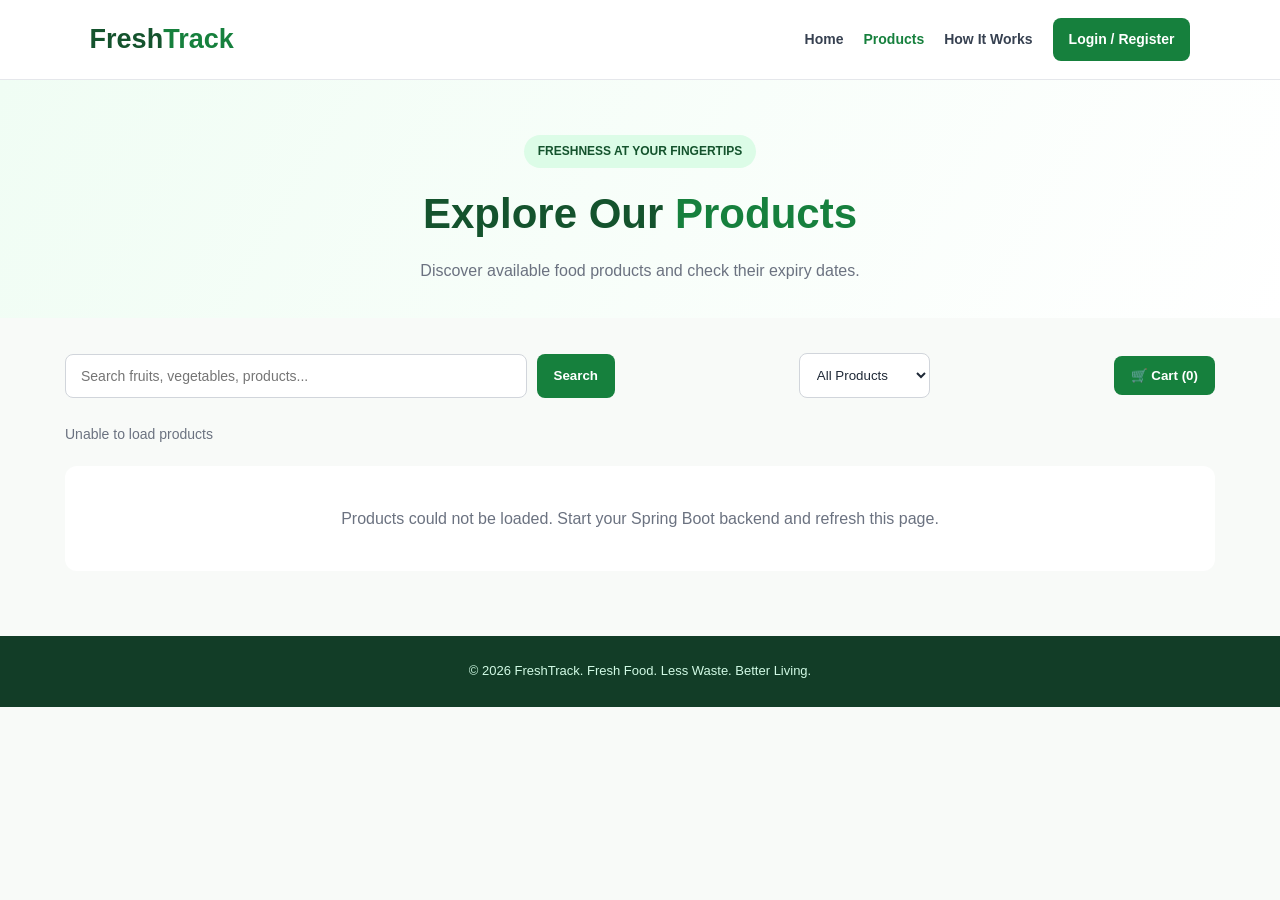
<file: Frontend/products.html>
<!DOCTYPE html>
<html lang="en">
<head>
    <meta charset="UTF-8">
    <meta name="viewport" content="width=device-width, initial-scale=1.0">
    <title>FreshTrack | Products</title>

    <style>
        * {
            margin: 0;
            padding: 0;
            box-sizing: border-box;
        }

        :root {
            --green: #16803d;
            --dark-green: #14532d;
            --light-green: #dcfce7;
            --background: #f8faf8;
            --text: #1f2937;
            --muted: #6b7280;
            --white: #ffffff;
        }

        body {
            font-family: Arial, sans-serif;
            background: var(--background);
            color: var(--text);
            line-height: 1.6;
        }

        a {
            text-decoration: none;
        }

        .navbar {
            display: flex;
            justify-content: space-between;
            align-items: center;
            gap: 20px;
            padding: 18px 7%;
            background: white;
            border-bottom: 1px solid #e5e7eb;
            position: sticky;
            top: 0;
            z-index: 10;
        }

        .brand {
            font-size: 27px;
            font-weight: 800;
            color: var(--dark-green);
        }

        .brand span {
            color: var(--green);
        }

        .nav-links {
            display: flex;
            align-items: center;
            flex-wrap: wrap;
            gap: 20px;
        }

        .nav-links a {
            color: #374151;
            font-size: 14px;
            font-weight: 600;
        }

        .nav-links a:hover,
        .nav-links a.active {
            color: var(--green);
        }

        .nav-button {
            background: var(--green);
            color: white !important;
            padding: 10px 16px;
            border-radius: 8px;
        }

        .page-header {
            text-align: center;
            padding: 55px 7% 35px;
            background: linear-gradient(120deg, #f0fdf4, white);
        }

        .page-header .tag {
            display: inline-block;
            background: var(--light-green);
            color: var(--dark-green);
            padding: 7px 14px;
            border-radius: 20px;
            font-size: 12px;
            font-weight: 700;
            margin-bottom: 12px;
        }

        .page-header h1 {
            color: var(--dark-green);
            font-size: clamp(30px, 4vw, 42px);
            margin-bottom: 10px;
        }

        .page-header h1 span {
            color: var(--green);
        }

        .page-header p {
            color: var(--muted);
        }

        .container {
            max-width: 1200px;
            margin: auto;
            padding: 35px 25px 65px;
        }

        .toolbar {
            display: flex;
            justify-content: space-between;
            align-items: center;
            flex-wrap: wrap;
            gap: 15px;
            margin-bottom: 25px;
        }

        .search-box {
            display: flex;
            flex: 1;
            max-width: 550px;
            gap: 10px;
        }

        .search-box input {
            width: 100%;
            min-width: 0;
            padding: 13px 15px;
            border: 1px solid #d1d5db;
            border-radius: 8px;
            outline: none;
            font-size: 14px;
        }

        .search-box input:focus {
            border-color: var(--green);
            box-shadow: 0 0 0 3px var(--light-green);
        }

        button,
        select {
            font-family: inherit;
        }

        .filter-select {
            padding: 13px;
            border: 1px solid #d1d5db;
            border-radius: 8px;
            background: white;
            color: var(--text);
        }

        .cart-button {
            background: var(--green);
            color: white;
            border: none;
            padding: 12px 17px;
            border-radius: 8px;
            cursor: pointer;
            font-weight: 700;
        }

        .cart-button:hover {
            background: var(--dark-green);
        }

        .result-count {
            color: var(--muted);
            font-size: 14px;
            margin-bottom: 20px;
        }

        .product-grid {
            display: grid;
            grid-template-columns: repeat(3, minmax(0, 1fr));
            gap: 23px;
        }

        .product-card {
            background: white;
            border: 1px solid #e5e7eb;
            border-radius: 15px;
            padding: 22px;
            transition: 0.2s;
        }

        .product-card:hover {
            transform: translateY(-4px);
            box-shadow: 0 12px 28px rgba(20, 83, 45, 0.09);
        }

        .product-icon {
            display: flex;
            justify-content: center;
            align-items: center;
            min-height: 110px;
            border-radius: 12px;
            background: #f0fdf4;
            font-size: 55px;
            margin-bottom: 17px;
        }

        .product-card h2 {
            font-size: 19px;
            color: var(--dark-green);
            margin-bottom: 8px;
        }

        .product-price {
            font-size: 21px;
            font-weight: 800;
            color: var(--green);
            margin-bottom: 7px;
        }

        .product-expiry {
            color: var(--muted);
            font-size: 13px;
            margin-bottom: 10px;
            overflow-wrap: anywhere;
        }

        .status {
            display: inline-block;
            padding: 5px 10px;
            border-radius: 20px;
            font-size: 12px;
            font-weight: 700;
            margin-bottom: 16px;
        }

        .fresh {
            color: #166534;
            background: #dcfce7;
        }

        .soon {
            color: #9a3412;
            background: #ffedd5;
        }

        .expired {
            color: #991b1b;
            background: #fee2e2;
        }

        .add-button {
            width: 100%;
            display: block;
            border: none;
            border-radius: 8px;
            padding: 12px;
            font-size: 14px;
            font-weight: 700;
            cursor: pointer;
            background: var(--green);
            color: white;
        }

        .add-button:hover {
            background: var(--dark-green);
        }

        .add-button:disabled {
            background: #9ca3af;
            cursor: not-allowed;
        }

        .empty-message {
            grid-column: 1 / -1;
            text-align: center;
            padding: 40px 15px;
            color: var(--muted);
            background: white;
            border-radius: 12px;
        }

        .cart-panel {
            background: white;
            border: 1px solid #e5e7eb;
            border-radius: 12px;
            padding: 22px;
            margin-bottom: 28px;
        }

        .cart-panel h2 {
            color: var(--dark-green);
            margin-bottom: 12px;
        }

        .cart-item {
            display: flex;
            justify-content: space-between;
            align-items: center;
            flex-wrap: wrap;
            gap: 10px;
            padding: 10px 0;
            border-bottom: 1px solid #e5e7eb;
        }

        .cart-item button {
            border: none;
            background: #fee2e2;
            color: #991b1b;
            padding: 6px 10px;
            border-radius: 6px;
            cursor: pointer;
        }

        .cart-total {
            margin-top: 15px;
            font-size: 18px;
            font-weight: 800;
            color: var(--dark-green);
        }

        footer {
            text-align: center;
            padding: 25px;
            background: #123d27;
            color: #d1fae5;
            font-size: 13px;
        }

        @media (max-width: 850px) {
            .product-grid {
                grid-template-columns: repeat(2, minmax(0, 1fr));
            }
        }

        @media (max-width: 600px) {
            .navbar {
                flex-wrap: wrap;
                padding: 15px 5%;
            }

            .nav-links {
                gap: 12px;
            }

            .container {
                padding: 25px 5% 45px;
            }

            .product-grid {
                grid-template-columns: 1fr;
            }

            .toolbar,
            .search-box {
                width: 100%;
            }

            .search-box {
                max-width: none;
            }

            .filter-select {
                flex: 1;
            }
        }
    </style>
</head>

<body>

    <nav class="navbar">
        <a href="index.html" class="brand">Fresh<span>Track</span></a>

        <div class="nav-links">
            <a href="index.html">Home</a>
            <a href="products.html" class="active">Products</a>
            <a href="how-it-works.html">How It Works</a>
            <a href="login.html" class="nav-button">Login / Register</a>
        </div>
    </nav>

    <header class="page-header">
        <span class="tag">FRESHNESS AT YOUR FINGERTIPS</span>
        <h1>Explore Our <span>Products</span></h1>
        <p>Discover available food products and check their expiry dates.</p>
    </header>

    <main class="container">

        <div class="toolbar">
            <form class="search-box" id="searchForm">
                <input
                    type="search"
                    id="searchInput"
                    placeholder="Search fruits, vegetables, products..."
                    aria-label="Search products">
                <button type="submit" class="cart-button">Search</button>
            </form>

            <select id="statusFilter"
                    class="filter-select"
                    aria-label="Filter products by status">
                <option value="all">All Products</option>
                <option value="fresh">Fresh</option>
                <option value="soon">Expiring Soon</option>
                <option value="expired">Expired</option>
            </select>

            <button type="button" id="toggleCart" class="cart-button">
                🛒 Cart (<span id="cartCount">0</span>)
            </button>
        </div>

        <section id="cartPanel" class="cart-panel" hidden>
            <h2>Your Shopping Cart</h2>
            <div id="cartItems"></div>
            <p class="cart-total">
                Total: ₹<span id="cartTotal">0.00</span>
            </p>
            <p style="color:#6b7280;font-size:13px;margin-top:8px">
                Demo cart only. Orders are not submitted to a server yet.
            </p>
        </section>

        <p class="result-count" id="resultCount">Loading products...</p>

        <section class="product-grid" id="productGrid"
                 aria-live="polite"></section>

    </main>

    <footer>
        &copy; <span id="year"></span> FreshTrack.
        Fresh Food. Less Waste. Better Living.
    </footer>

    <script>
        const API_URL = "http://localhost:8080/api/products";

        const productGrid = document.getElementById("productGrid");
        const searchForm = document.getElementById("searchForm");
        const searchInput = document.getElementById("searchInput");
        const statusFilter = document.getElementById("statusFilter");
        const resultCount = document.getElementById("resultCount");

        const cartPanel = document.getElementById("cartPanel");
        const cartItemsElement = document.getElementById("cartItems");
        const cartCountElement = document.getElementById("cartCount");
        const cartTotalElement = document.getElementById("cartTotal");

        let allProducts = [];
        let cart = [];

        document.getElementById("year").textContent =
            new Date().getFullYear();

        function getName(product) {
            return String(
                product.foodName ??
                product.name ??
                product.productName ??
                "Food product"
            );
        }

        function getExpiry(product) {
            return String(
                product.expiryDate ??
                product.expirationDate ??
                ""
            );
        }

        function getPrice(product) {
            const price = Number(product.price ?? 0);
            return Number.isFinite(price) && price >= 0 ? price : 0;
        }

        function getId(product) {
            return String(product.id ?? product.productId ?? getName(product));
        }

        function getEmoji(name) {
            const n = name.toLowerCase();

            if (n.includes("apple")) return "🍎";
            if (n.includes("banana")) return "🍌";
            if (n.includes("orange")) return "🍊";
            if (n.includes("mango")) return "🥭";
            if (n.includes("grape")) return "🍇";
            if (n.includes("watermelon")) return "🍉";
            if (n.includes("milk")) return "🥛";
            if (n.includes("bread")) return "🍞";
            if (n.includes("tomato")) return "🍅";
            if (n.includes("potato")) return "🥔";
            if (n.includes("carrot")) return "🥕";
            if (n.includes("onion")) return "🧅";
            if (n.includes("egg")) return "🥚";
            if (n.includes("rice")) return "🍚";
            if (n.includes("chicken")) return "🍗";

            return "🥬";
        }

        function getStatus(expiry) {
            if (!expiry) {
                return {
                    key: "unknown",
                    label: "Expiry unavailable",
                    className: "soon"
                };
            }

            // Compare calendar dates without time-zone differences.
            const expiryDate = new Date(expiry + "T00:00:00");
            if (Number.isNaN(expiryDate.getTime())) {
                return {
                    key: "unknown",
                    label: "Check expiry date",
                    className: "soon"
                };
            }

            const today = new Date();
            today.setHours(0, 0, 0, 0);

            const days = Math.round(
                (expiryDate.getTime() - today.getTime()) / 86400000
            );

            if (days < 0) {
                return {
                    key: "expired",
                    label: "Expired",
                    className: "expired"
                };
            }

            if (days <= 2) {
                return {
                    key: "soon",
                    label: "Expiring Soon",
                    className: "soon"
                };
            }

            return {
                key: "fresh",
                label: "Fresh",
                className: "fresh"
            };
        }

        function renderProducts() {
            const query = searchInput.value.trim().toLowerCase();
            const filter = statusFilter.value;

            const filteredProducts = allProducts.filter(product => {
                const matchesName = getName(product)
                    .toLowerCase()
                    .includes(query);

                const status = getStatus(getExpiry(product));
                const matchesStatus =
                    filter === "all" || status.key === filter;

                return matchesName && matchesStatus;
            });

            productGrid.replaceChildren();

            resultCount.textContent =
                filteredProducts.length + " product(s) found";

            if (filteredProducts.length === 0) {
                const message = document.createElement("p");
                message.className = "empty-message";
                message.textContent = allProducts.length === 0
                    ? "No products are available yet. Please check back later."
                    : "No matching products found. Try another search.";
                productGrid.appendChild(message);
                return;
            }

            filteredProducts.forEach(product => {
                const name = getName(product);
                const expiry = getExpiry(product);
                const price = getPrice(product);
                const status = getStatus(expiry);
                const id = getId(product);

                const card = document.createElement("article");
                card.className = "product-card";

                const icon = document.createElement("div");
                icon.className = "product-icon";
                icon.textContent = getEmoji(name);

                const title = document.createElement("h2");
                title.textContent = name;

                const priceElement = document.createElement("p");
                priceElement.className = "product-price";
                priceElement.textContent = "₹" + price.toFixed(2);

                const expiryElement = document.createElement("p");
                expiryElement.className = "product-expiry";
                expiryElement.textContent = expiry
                    ? "Expiry date: " + expiry
                    : "Expiry date unavailable";

                const badge = document.createElement("span");
                badge.className = "status " + status.className;
                badge.textContent = status.label;

                const addButton = document.createElement("button");
                addButton.className = "add-button";
                addButton.type = "button";

                // Never allow expired items into the cart.
                const cannotBuy =
                    status.key === "expired" ||
                    status.key === "unknown";

                addButton.disabled = cannotBuy;
                addButton.textContent = cannotBuy
                    ? (status.key === "expired"
                        ? "Expired Product"
                        : "Expiry Must Be Verified")
                    : "🛒 Add to Cart";

                addButton.addEventListener("click", () => {
                    addToCart(id, name, price, expiry, status.key);
                });

                card.append(
                    icon,
                    title,
                    priceElement,
                    expiryElement,
                    badge,
                    addButton
                );

                productGrid.appendChild(card);
            });
        }

        function addToCart(id, name, price, expiry, status) {
            if (status === "expired" || status === "unknown") {
                alert("This product cannot be added to the cart.");
                return;
            }

            const existing = cart.find(item => item.id === id);

            if (existing) {
                existing.quantity += 1;
            } else {
                cart.push({
                    id,
                    name,
                    price,
                    expiry,
                    quantity: 1
                });
            }

            renderCart();
        }

        function removeFromCart(id) {
            cart = cart.filter(item => item.id !== id);
            renderCart();
        }

        function renderCart() {
            cartItemsElement.replaceChildren();

            let total = 0;
            let count = 0;

            if (cart.length === 0) {
                const message = document.createElement("p");
                message.textContent = "Your cart is empty.";
                cartItemsElement.appendChild(message);
            }

            cart.forEach(item => {
                total += item.price * item.quantity;
                count += item.quantity;

                const row = document.createElement("div");
                row.className = "cart-item";

                const details = document.createElement("span");
                details.textContent =
                    item.name + " × " + item.quantity +
                    " — ₹" + (item.price * item.quantity).toFixed(2);

                const removeButton = document.createElement("button");
                removeButton.type = "button";
                removeButton.textContent = "Remove";
                removeButton.addEventListener("click", () => {
                    removeFromCart(item.id);
                });

                row.append(details, removeButton);
                cartItemsElement.appendChild(row);
            });

            cartCountElement.textContent = count;
            cartTotalElement.textContent = total.toFixed(2);
        }

        searchForm.addEventListener("submit", event => {
            event.preventDefault();
            renderProducts();
        });

        searchInput.addEventListener("input", renderProducts);
        statusFilter.addEventListener("change", renderProducts);

        document.getElementById("toggleCart").addEventListener("click", () => {
            cartPanel.hidden = !cartPanel.hidden;

            if (!cartPanel.hidden) {
                cartPanel.scrollIntoView({
                    behavior: "smooth",
                    block: "start"
                });
            }
        });

        async function loadProducts() {
            productGrid.replaceChildren();

            const loading = document.createElement("p");
            loading.className = "empty-message";
            loading.textContent = "Loading products...";
            productGrid.appendChild(loading);

            try {
                const response = await fetch(API_URL);

                if (!response.ok) {
                    throw new Error("Server returned " + response.status);
                }

                const data = await response.json();

                if (!Array.isArray(data)) {
                    throw new Error("Unexpected response format");
                }

                allProducts = data;
                renderProducts();

            } catch (error) {
                console.error("Could not load products:", error);

                productGrid.replaceChildren();

                const message = document.createElement("p");
                message.className = "empty-message";
                message.textContent =
                    "Products could not be loaded. Start your Spring Boot backend and refresh this page.";

                productGrid.appendChild(message);
                resultCount.textContent = "Unable to load products";
            }
        }

        loadProducts();
    </script>

</body>
</html>
</file>
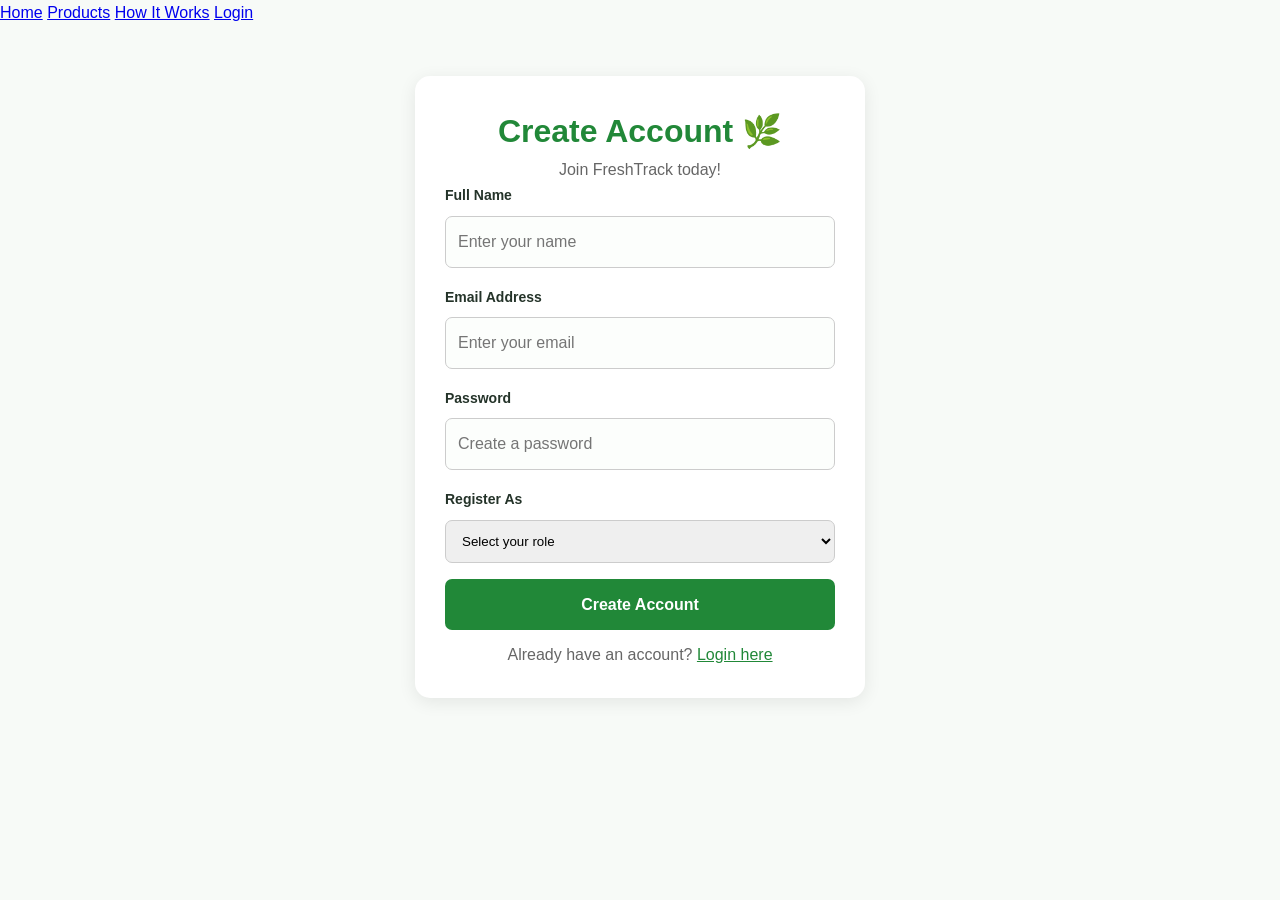
<file: Frontend/register.html>
<!DOCTYPE html>
<html lang="en">
<head>
    <meta charset="UTF-8">
    <meta name="viewport" content="width=device-width, initial-scale=1.0">
    <title>Register | FreshTrack</title>
    <link rel="stylesheet" href="style.css">

    <style>
        .auth-container {
            max-width: 450px;
            margin: 50px auto;
            padding: 30px;
            background: white;
            border-radius: 15px;
            box-shadow: 0 4px 18px #00000015;
        }

        .auth-container h1 {
            text-align: center;
            color: #218838;
        }

        .auth-container p {
            text-align: center;
            color: #666;
        }

        .auth-container input,
        .auth-container select {
            width: 100%;
            padding: 12px;
            margin: 8px 0 16px;
            border: 1px solid #ccc;
            border-radius: 7px;
            box-sizing: border-box;
        }

        .auth-container button {
            width: 100%;
            padding: 13px;
            background: #218838;
            color: white;
            border: none;
            border-radius: 7px;
            cursor: pointer;
            font-size: 16px;
        }

        .auth-container button:hover {
            background: #17692b;
        }

        .auth-container a {
            color: #218838;
        }

        #message {
            margin-top: 12px;
            text-align: center;
        }
    </style>
</head>

<body>

    <nav>
        <a href="index.html">Home</a>
        <a href="products.html">Products</a>
        <a href="how-it-works.html">How It Works</a>
        <a href="login.html">Login</a>
    </nav>

    <div class="auth-container">
        <h1>Create Account 🌿</h1>
        <p>Join FreshTrack today!</p>

        <form id="registerForm">
            <label for="name">Full Name</label>
            <input type="text" id="name" placeholder="Enter your name" required>

            <label for="email">Email Address</label>
            <input type="email" id="email" placeholder="Enter your email" required>

            <label for="password">Password</label>
            <input type="password" id="password"
                   placeholder="Create a password" minlength="6" required>

            <label for="role">Register As</label>
            <select id="role" required>
                <option value="">Select your role</option>
                <option value="customer">Customer</option>
                <option value="seller">Seller</option>
            </select>

            <button type="submit">Create Account</button>
            <p id="message"></p>
        </form>

        <p>Already have an account?
            <a href="login.html">Login here</a>
        </p>
    </div>

    <script>
        
document.getElementById("registerForm").addEventListener("submit", async function(event) {
    event.preventDefault();

    const message = document.getElementById("message");

    const userData = {
        name: document.getElementById("name").value.trim(),
        email: document.getElementById("email").value.trim(),
        password: document.getElementById("password").value,
        role: document.getElementById("role").value
    };

    message.textContent = "Registering...";

    try {
        const response = await fetch("http://localhost:8080/api/users/register", {
            method: "POST",
            headers: {
                "Content-Type": "application/json"
            },
            body: JSON.stringify(userData)
        });

        const result = await response.json();

        if (response.ok) {
            message.style.color = "green";
            message.textContent = "Registration successful! Redirecting to login...";

            setTimeout(() => {
                window.location.href = "login.html";
            }, 1500);
        } else {
            message.style.color = "red";
            message.textContent = result.message || "Registration failed.";
        }
    } catch (error) {
        message.style.color = "red";
        message.textContent = "Backend connection failed. Please start your Spring Boot server.";
    }
});
    </script>

</body>
</html>
</file>
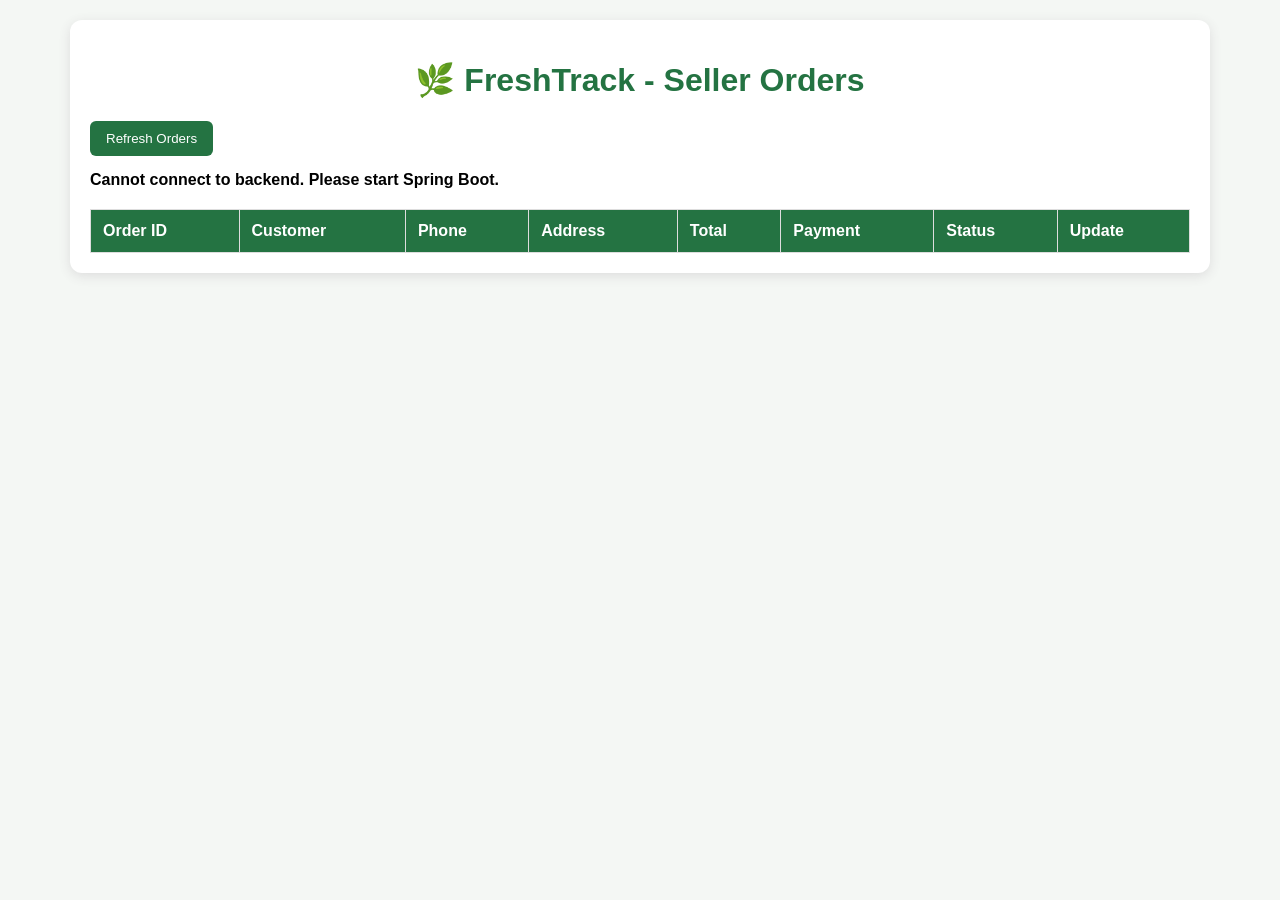
<file: Frontend/seller-orders.html>
<!DOCTYPE html>
<html lang="en">
<head>
    <meta charset="UTF-8">
    <meta name="viewport" content="width=device-width, initial-scale=1.0">
    <title>FreshTrack - Seller Orders</title>

    <style>
        body {
            font-family: Arial, sans-serif;
            background: #f4f7f4;
            margin: 0;
            padding: 20px;
        }

        h1 {
            color: #247342;
            text-align: center;
        }

        .container {
            max-width: 1100px;
            margin: auto;
            background: white;
            padding: 20px;
            border-radius: 12px;
            box-shadow: 0 3px 12px #ddd;
        }

        button {
            background: #247342;
            color: white;
            padding: 10px 16px;
            border: none;
            border-radius: 6px;
            cursor: pointer;
        }

        button:hover {
            background: #18572f;
        }

        .table-wrapper {
            overflow-x: auto;
            margin-top: 20px;
        }

        table {
            width: 100%;
            border-collapse: collapse;
            min-width: 750px;
        }

        th, td {
            border: 1px solid #ddd;
            padding: 12px;
            text-align: left;
        }

        th {
            background: #247342;
            color: white;
        }

        select {
            padding: 8px;
            border-radius: 5px;
        }

        #message {
            margin-top: 15px;
            font-weight: bold;
        }
    </style>
</head>

<body>

<div class="container">
    <h1>🌿 FreshTrack - Seller Orders</h1>

    <button onclick="loadOrders()">Refresh Orders</button>

    <p id="message">Loading orders...</p>

    <div class="table-wrapper">
        <table>
            <thead>
                <tr>
                    <th>Order ID</th>
                    <th>Customer</th>
                    <th>Phone</th>
                    <th>Address</th>
                    <th>Total</th>
                    <th>Payment</th>
                    <th>Status</th>
                    <th>Update</th>
                </tr>
            </thead>

            <tbody id="ordersTable"></tbody>
        </table>
    </div>
</div>

<script>
    const API_URL = "http://localhost:8080/api/orders";

    async function loadOrders() {
        const message = document.getElementById("message");
        const table = document.getElementById("ordersTable");

        message.textContent = "Loading orders...";
        table.innerHTML = "";

        try {
            const response = await fetch(API_URL);

            if (!response.ok) {
                throw new Error("Could not load orders");
            }

            const orders = await response.json();

            if (orders.length === 0) {
                message.textContent = "No orders found.";
                return;
            }

            message.textContent = orders.length + " order(s) found.";

            orders.forEach(order => {
                const row = document.createElement("tr");

                const values = [
                    order.id,
                    order.customerName || "-",
                    order.phone || "-",
                    order.address || "-",
                    "₹" + Number(order.totalAmount || 0).toFixed(2),
                    order.paymentMethod || "COD"
                ];

                values.forEach(value => {
                    const cell = document.createElement("td");
                    cell.textContent = value;
                    row.appendChild(cell);
                });

                const statusCell = document.createElement("td");
                const select = document.createElement("select");

                ["PLACED", "CONFIRMED", "PREPARING", "SHIPPED", "DELIVERED", "CANCELLED"]
                    .forEach(status => {
                        const option = document.createElement("option");
                        option.value = status;
                        option.textContent = status;
                        select.appendChild(option);
                    });

                select.value = order.status || "PLACED";
                statusCell.appendChild(select);
                row.appendChild(statusCell);

                const updateCell = document.createElement("td");
                const updateButton = document.createElement("button");

                updateButton.textContent = "Update";

                updateButton.onclick = async () => {
                    try {
                        const updateResponse = await fetch(
                            API_URL + "/" + order.id +
                            "/status?status=" + encodeURIComponent(select.value),
                            { method: "PUT" }
                        );

                        if (!updateResponse.ok) {
                            throw new Error("Status update failed");
                        }

                        alert("Order #" + order.id + " status updated!");
                        loadOrders();

                    } catch (error) {
                        alert("Could not update status. Check the backend.");
                    }
                };

                updateCell.appendChild(updateButton);
                row.appendChild(updateCell);

                table.appendChild(row);
            });

        } catch (error) {
            message.textContent =
                "Cannot connect to backend. Please start Spring Boot.";
        }
    }

    loadOrders();
</script>

</body>
</html>
</file>
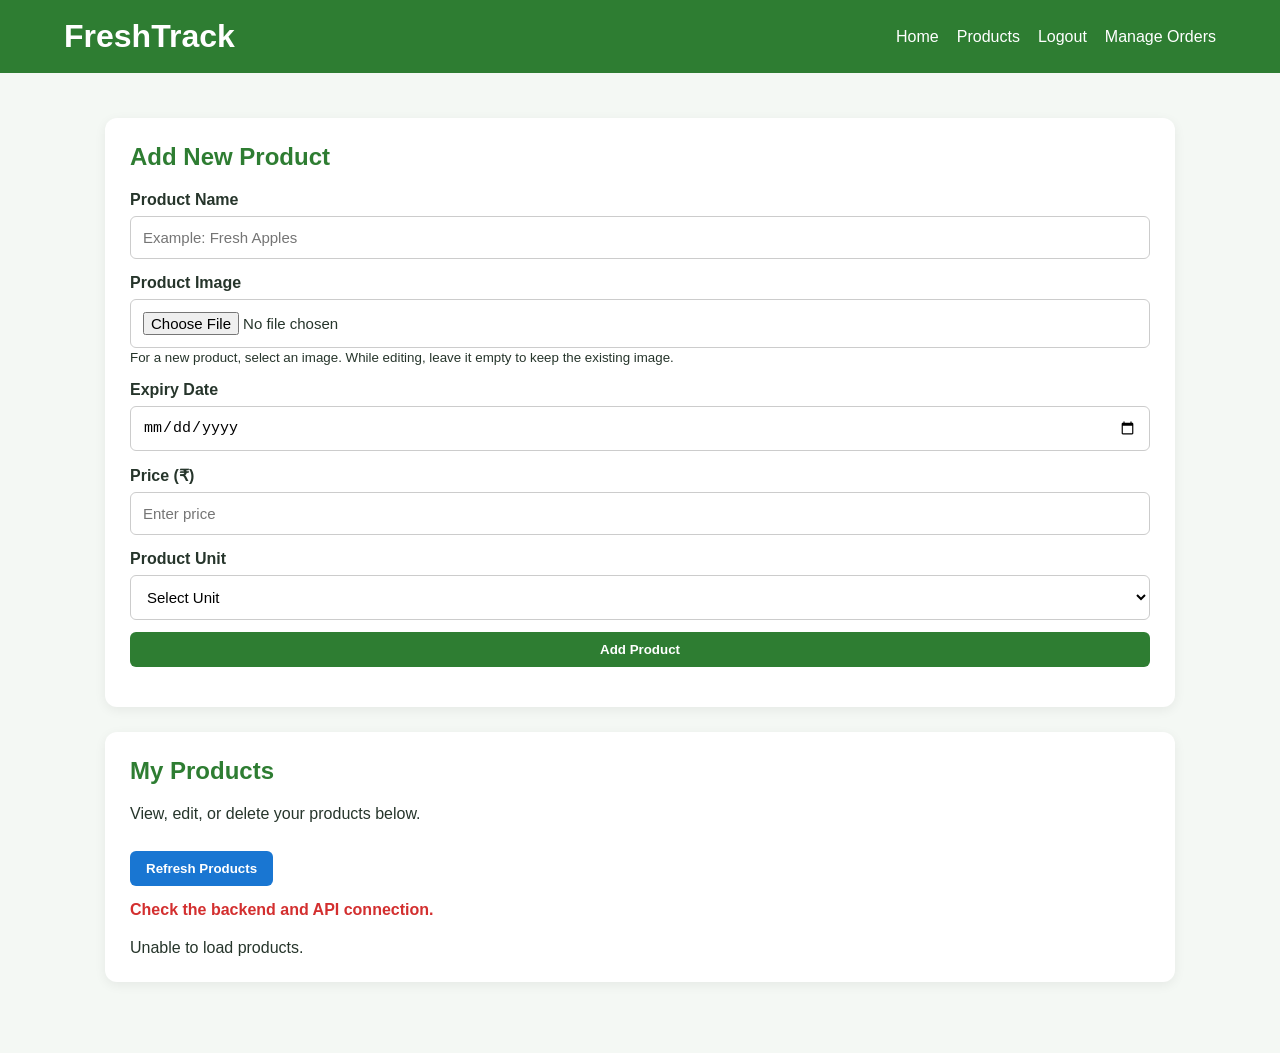
<file: Frontend/seller.html>
<!DOCTYPE html>
<html lang="en">
<head>
    <meta charset="UTF-8">
    <meta name="viewport" content="width=device-width, initial-scale=1.0">
    <title>FreshTrack - Seller Dashboard</title>

    <style>
        * {
            box-sizing: border-box;
        }

        body {
            margin: 0;
            font-family: Arial, sans-serif;
            background: #f4f8f4;
            color: #26352b;
        }

        header {
            background: #2e7d32;
            color: white;
            padding: 18px 5%;
            display: flex;
            justify-content: space-between;
            align-items: center;
            flex-wrap: wrap;
            gap: 12px;
        }

        header h1 {
            margin: 0;
        }

        nav {
            display: flex;
            gap: 18px;
            flex-wrap: wrap;
        }

        nav a {
            color: white;
            text-decoration: none;
        }

        nav a:hover {
            text-decoration: underline;
        }

        .container {
            max-width: 1100px;
            margin: 30px auto;
            padding: 15px;
        }

        .card {
            background: white;
            padding: 25px;
            margin-bottom: 25px;
            border-radius: 12px;
            box-shadow: 0 3px 12px #00000010;
        }

        h2 {
            color: #2e7d32;
            margin-top: 0;
        }

        label {
            display: block;
            margin-top: 15px;
            font-weight: bold;
        }

        input {
            width: 100%;
            padding: 12px;
            margin-top: 7px;
            border: 1px solid #ccc;
            border-radius: 6px;
            font-size: 15px;
        }

        select {
    width: 100%;
    padding: 12px;
    margin-top: 7px;
    border: 1px solid #ccc;
    border-radius: 6px;
    font-size: 15px;
    background: white;
}

        button {
            padding: 10px 16px;
            border: none;
            border-radius: 6px;
            cursor: pointer;
            font-weight: bold;
            margin-top: 12px;
        }

        button:disabled {
            opacity: 0.6;
            cursor: not-allowed;
        }

        .primary-btn {
            background: #2e7d32;
            color: white;
            width: 100%;
        }

        .edit-btn {
            background: #1976d2;
            color: white;
            margin-right: 5px;
        }

        .delete-btn {
            background: #d32f2f;
            color: white;
        }

        .cancel-btn {
            background: #757575;
            color: white;
        }

        .product-grid {
            display: grid;
            grid-template-columns: repeat(auto-fit, minmax(230px, 1fr));
            gap: 20px;
            margin-top: 20px;
        }

        .product-card {
            border: 1px solid #e0e0e0;
            padding: 15px;
            border-radius: 10px;
            background: white;
            overflow-wrap: anywhere;
        }

        .product-image {
            width: 100%;
            height: 180px;
            object-fit: cover;
            border-radius: 8px;
            background: #eee;
        }

        .no-image {
            height: 180px;
            display: flex;
            justify-content: center;
            align-items: center;
            background: #eee;
            color: #666;
            border-radius: 8px;
        }

        .product-card h3 {
            color: #2e7d32;
        }

        .product-card p {
            margin: 8px 0;
            font-size: 14px;
        }

        .message {
            margin-top: 15px;
            font-weight: bold;
            overflow-wrap: anywhere;
        }

        .success {
            color: #2e7d32;
        }

        .error {
            color: #d32f2f;
        }

        #imagePreview {
            display: none;
            width: 150px;
            height: 150px;
            object-fit: cover;
            margin-top: 12px;
            border-radius: 8px;
        }

        .expiry-warning {
            color: #e65100;
            font-weight: bold;
        }

        @media (max-width: 600px) {
            header {
                padding: 16px;
            }

            .container {
                margin: 15px auto;
            }

            .card {
                padding: 18px;
            }
        }
    </style>
</head>

<body>

<header>
    <h1>FreshTrack</h1>

    <nav>
        <a href="index.html">Home</a>
        <a href="products.html">Products</a>
        <a href="login.html">Logout</a>
        <a href="seller-orders.html">Manage Orders</a>
    </nav>
</header>

<main class="container">

    <!-- ADD / EDIT PRODUCT FORM -->
    <section class="card">
        <h2 id="formTitle">Add New Product</h2>

        <form id="productForm">

            <label for="foodName">Product Name</label>
            <input
                type="text"
                id="foodName"
                placeholder="Example: Fresh Apples"
                required
            >

            <label for="productImage">Product Image</label>
            <input
                type="file"
                id="productImage"
                accept="image/jpeg,image/png,image/webp"
            >

            <small>
                For a new product, select an image.
                While editing, leave it empty to keep the existing image.
            </small>

            <img id="imagePreview" alt="Product preview">

            <label for="expiryDate">Expiry Date</label>
            <input type="date" id="expiryDate" required>

            <label for="price">Price (₹)</label>
            <input
                type="number"
                id="price"
                min="0.01"
                step="0.01"
                placeholder="Enter price"
                required
            >
            <label for="unit">Product Unit</label>
<select id="unit" name="unit" required>
    <option value="">Select Unit</option>
    <option value="kg">Kilogram (kg)</option>
    <option value="g">Gram (g)</option>
    <option value="litre">Litre</option>
    <option value="ml">Millilitre (ml)</option>
    <option value="piece">Piece</option>
    <option value="pack">Pack</option>
</select>

            <button type="submit" class="primary-btn" id="saveButton">
                Add Product
            </button>

            <button
                type="button"
                class="cancel-btn"
                id="cancelEditButton"
                hidden
            >
                Cancel Edit
            </button>

            <div id="formMessage" class="message" role="status"></div>

        </form>
    </section>

    <!-- SELLER PRODUCT LIST -->
    <section class="card">
        <h2>My Products</h2>

        <p>View, edit, or delete your products below.</p>

        <button type="button" class="edit-btn" id="refreshButton">
            Refresh Products
        </button>

        <div id="productMessage" class="message" role="status"></div>

        <div id="productList" class="product-grid">
            Loading products...
        </div>
    </section>

</main>

<script>
    const API_URL = "http://localhost:8080/api/products";
    const IMAGE_UPLOAD_URL = "http://localhost:8080/api/images/upload";
    const IMAGE_BASE_URL = "http://localhost:8080/api/images/";

    const productForm = document.getElementById("productForm");
    const foodNameInput = document.getElementById("foodName");
    const expiryDateInput = document.getElementById("expiryDate");
    const priceInput = document.getElementById("price");
    const productImageInput = document.getElementById("productImage");
    const imagePreview = document.getElementById("imagePreview");
    const saveButton = document.getElementById("saveButton");
    const cancelEditButton = document.getElementById("cancelEditButton");
    const formTitle = document.getElementById("formTitle");
    const formMessage = document.getElementById("formMessage");
    const productMessage = document.getElementById("productMessage");
    const productList = document.getElementById("productList");

    let editingProductId = null;
    let existingImageName = null;

    // Display messages safely.
    function showMessage(element, message, type = "") {
        element.textContent = message;
        element.className = "message " + type;
    }

    // Format dates consistently without timezone shifting.
    function formatDate(dateValue) {
        if (!dateValue) {
            return "Not available";
        }

        const parts = String(dateValue).split("-");

        if (parts.length === 3) {
            return `${parts[2]}/${parts[1]}/${parts[0]}`;
        }

        return dateValue;
    }

    function formatAddedDate(dateValue) {
        if (!dateValue) {
            return "Not recorded";
        }

        const parsed = new Date(dateValue);

        if (Number.isNaN(parsed.getTime())) {
            return String(dateValue);
        }

        return parsed.toLocaleString();
    }

    // Image preview.
    productImageInput.addEventListener("change", function () {
        const file = this.files[0];

        if (!file) {
            if (editingProductId && existingImageName) {
                imagePreview.src =
                    IMAGE_BASE_URL + encodeURIComponent(existingImageName);
                imagePreview.style.display = "block";
            } else {
                imagePreview.removeAttribute("src");
                imagePreview.style.display = "none";
            }
            return;
        }

        const allowedTypes = [
            "image/jpeg",
            "image/png",
            "image/webp"
        ];

        if (!allowedTypes.includes(file.type)) {
            alert("Select a JPG, PNG, or WEBP image.");
            this.value = "";
            return;
        }

        if (file.size > 5 * 1024 * 1024) {
            alert("Image must be smaller than 5 MB.");
            this.value = "";
            return;
        }

        imagePreview.src = URL.createObjectURL(file);
        imagePreview.style.display = "block";
    });

    // Upload image to backend.
    async function uploadImage(file) {
        const formData = new FormData();
        formData.append("image", file);

        const response = await fetch(IMAGE_UPLOAD_URL, {
            method: "POST",
            body: formData
        });

        if (!response.ok) {
            const errorText = await response.text();
            throw new Error("Image upload failed: " + errorText);
        }

        const result = await response.json();

        if (!result.imageName) {
            throw new Error("Backend did not return the image filename.");
        }

        return result.imageName;
    }

    // Add or edit a product.
    productForm.addEventListener("submit", async function (event) {
        event.preventDefault();

        const name = foodNameInput.value.trim();
        const expiryDate = expiryDateInput.value;
        const price = Number(priceInput.value);
        const imageFile = productImageInput.files[0];

        if (!name || !expiryDate || !Number.isFinite(price) || price <= 0) {
            showMessage(formMessage, "Enter valid product details.", "error");
            return;
        }

        if (editingProductId === null && !imageFile) {
            showMessage(formMessage, "Please select a product image.", "error");
            return;
        }

        saveButton.disabled = true;
        showMessage(formMessage, "Saving product...");

        try {
            let imageName = existingImageName;

            if (imageFile) {
                imageName = await uploadImage(imageFile);
            }

            const productData = {
    name: name,
    expiryDate: expiryDate,
    price: price,
    unit: document.getElementById("unit").value,
    imageName: imageName
};

            const isEditing = editingProductId !== null;

            const url = isEditing
                ? `${API_URL}/${encodeURIComponent(editingProductId)}`
                : API_URL;

            const response = await fetch(url, {
                method: isEditing ? "PUT" : "POST",
                headers: {
                    "Content-Type": "application/json"
                },
                body: JSON.stringify(productData)
            });

            if (!response.ok) {
                const errorText = await response.text();

                throw new Error(
                    (isEditing ? "Update failed: " : "Add failed: ") +
                    errorText
                );
            }

            showMessage(
                formMessage,
                isEditing
                    ? "Product updated successfully!"
                    : "Product added successfully!",
                "success"
            );

            resetForm();
            await loadProducts();

        } catch (error) {
            console.error("Save product error:", error);

            showMessage(
                formMessage,
                error.message || "Unable to save product.",
                "error"
            );

        } finally {
            saveButton.disabled = false;
        }
    });

    // Reset form and exit edit mode.
    function resetForm() {
        productForm.reset();

        editingProductId = null;
        existingImageName = null;

        imagePreview.removeAttribute("src");
        imagePreview.style.display = "none";

        formTitle.textContent = "Add New Product";
        saveButton.textContent = "Add Product";
        cancelEditButton.hidden = true;

        productImageInput.required = true;
    }

    cancelEditButton.addEventListener("click", function () {
        resetForm();
        showMessage(formMessage, "");
    });

    // Populate form with selected product.
    function editProduct(product) {
        editingProductId = product.id;
        existingImageName = product.imageName || null;

        foodNameInput.value = product.name || product.name || "";
        expiryDateInput.value = product.expiryDate || "";
        priceInput.value = product.price ?? "";
        document.getElementById("unit").value = product.unit || "";

        productImageInput.value = "";
        productImageInput.required = false;

        if (existingImageName) {
            imagePreview.src =
                IMAGE_BASE_URL + encodeURIComponent(existingImageName);
            imagePreview.style.display = "block";
        } else {
            imagePreview.removeAttribute("src");
            imagePreview.style.display = "none";
        }

        formTitle.textContent = "Edit Product";
        saveButton.textContent = "Update Product";
        cancelEditButton.hidden = false;

        showMessage(
            formMessage,
            "Editing: " + (product.name || product.name || "Product")
        );

        window.scrollTo({
            top: 0,
            behavior: "smooth"
        });
    }

    // Create a product card.
    function createProductCard(product) {
        const card = document.createElement("article");
        card.className = "product-card";

        if (product.imageName) {
            const img = document.createElement("img");

            img.className = "product-image";
            img.src =
                IMAGE_BASE_URL + encodeURIComponent(product.imageName);
            img.alt = product.name || product.name || "Product image";

            img.onerror = function () {
                img.style.display = "none";
            };

            card.appendChild(img);
        } else {
            const noImage = document.createElement("div");
            noImage.className = "no-image";
            noImage.textContent = "No image available";
            card.appendChild(noImage);
        }

        const title = document.createElement("h3");
        title.textContent = product.name || product.name || "Unnamed Product";
        card.appendChild(title);
        const price = document.createElement("p");

        price.textContent =
        "Price: ₹" + (product.price ?? "Not available");

        card.appendChild(price);

       const unit = document.createElement("p");

unit.textContent =
    "Unit: " + (product.unit || "Not set");

card.appendChild(unit);

        const expiry = document.createElement("p");
        expiry.textContent = "Expiry Date: " + formatDate(product.expiryDate);
        card.appendChild(expiry);

        // Shows the actual added timestamp if the backend provides one.
        const addedDate =
            product.addedDate ||
            product.createdAt ||
            product.createdDate;

        const added = document.createElement("p");
        added.textContent = "Added Date: " + formatAddedDate(addedDate);
        card.appendChild(added);

        const editButton = document.createElement("button");
        editButton.type = "button";
        editButton.className = "edit-btn";
        editButton.textContent = "Edit";

        editButton.addEventListener("click", function () {
            editProduct(product);
        });

        card.appendChild(editButton);

        const deleteButton = document.createElement("button");
        deleteButton.type = "button";
        deleteButton.className = "delete-btn";
        deleteButton.textContent = "Delete";

        deleteButton.addEventListener("click", function () {
            deleteProduct(product.id, deleteButton);
        });

        card.appendChild(deleteButton);

        return card;
    }

    // Load products from backend.
    async function loadProducts() {
        productList.textContent = "Loading products...";
        showMessage(productMessage, "");

        try {
            const response = await fetch(API_URL);

            if (!response.ok) {
                throw new Error("Could not load products.");
            }

            const products = await response.json();

            productList.replaceChildren();

            if (!Array.isArray(products) || products.length === 0) {
                productList.textContent = "No products added yet.";
                return;
            }

            products.forEach(function (product) {
                productList.appendChild(createProductCard(product));
            });

        } catch (error) {
            console.error("Load products error:", error);

            productList.textContent = "Unable to load products.";
            showMessage(
                productMessage,
                "Check the backend and API connection.",
                "error"
            );
        }
    }

    // Delete a product.
    async function deleteProduct(id, button) {
        if (id === undefined || id === null) {
            alert("Product ID is missing.");
            return;
        }

        if (!confirm("Are you sure you want to delete this product?")) {
            return;
        }

        button.disabled = true;
        button.textContent = "Deleting...";

        try {
            const response = await fetch(
                `${API_URL}/${encodeURIComponent(id)}`,
                { method: "DELETE" }
            );

            if (!response.ok) {
                const errorText = await response.text();
                throw new Error(errorText || "Product deletion failed.");
            }

            showMessage(productMessage, "Product deleted successfully.", "success");

            if (String(editingProductId) === String(id)) {
                resetForm();
            }

            await loadProducts();

        } catch (error) {
            console.error("Delete product error:", error);

            showMessage(
                productMessage,
                "Unable to delete product. " + error.message,
                "error"
            );

            button.disabled = false;
            button.textContent = "Delete";
        }
    }

    document.getElementById("refreshButton").addEventListener(
        "click",
        loadProducts
    );

    // Load the seller's products when the page opens.
    loadProducts();
</script>

</body>
</html>
</file>
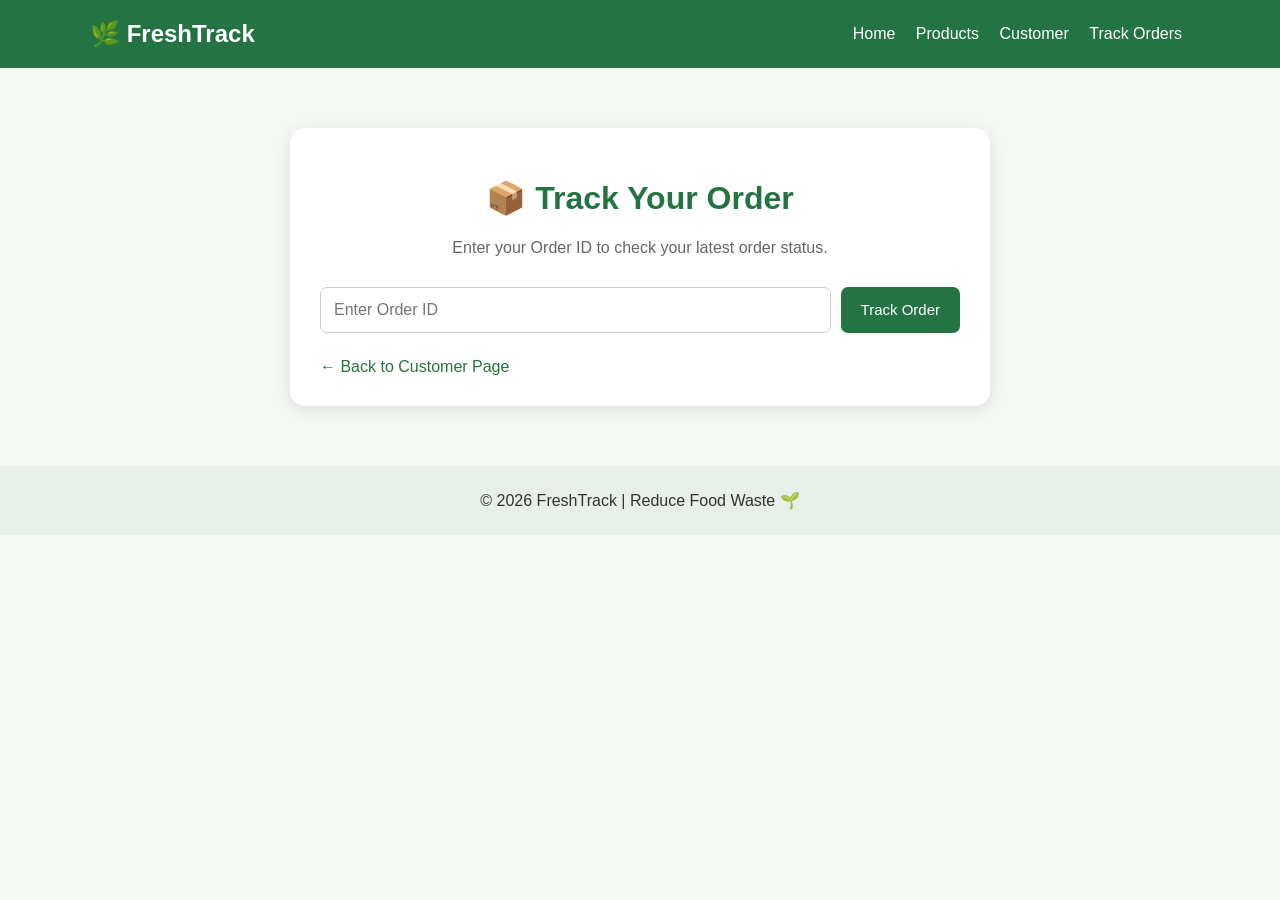
<file: Frontend/track-orders.html>
<!DOCTYPE html>
<html lang="en">
<head>
    <meta charset="UTF-8">
    <meta name="viewport" content="width=device-width, initial-scale=1.0">

    <title>FreshTrack - Track Order</title>

    <style>
        * {
            box-sizing: border-box;
        }

        body {
            margin: 0;
            font-family: Arial, sans-serif;
            background: #f4f8f4;
            color: #333;
        }

        header {
            background: #247342;
            color: white;
            padding: 20px;
        }

        nav {
            max-width: 1100px;
            margin: auto;
            display: flex;
            justify-content: space-between;
            align-items: center;
            flex-wrap: wrap;
            gap: 15px;
        }

        nav h2 {
            margin: 0;
        }

        nav a {
            color: white;
            text-decoration: none;
            margin: 0 8px;
        }

        nav a:hover {
            text-decoration: underline;
        }

        .tracking-container {
            max-width: 700px;
            margin: 60px auto;
            padding: 30px;
            background: white;
            border-radius: 15px;
            box-shadow: 0 4px 15px #ddd;
        }

        h1 {
            color: #247342;
            text-align: center;
        }

        .subtitle {
            text-align: center;
            color: #666;
            margin-bottom: 30px;
        }

        .tracking-form {
            display: flex;
            gap: 10px;
        }

        input {
            flex: 1;
            min-width: 0;
            padding: 13px;
            border: 1px solid #ccc;
            border-radius: 7px;
            font-size: 16px;
        }

        button {
            padding: 13px 20px;
            background: #247342;
            color: white;
            border: none;
            border-radius: 7px;
            cursor: pointer;
            font-size: 15px;
        }

        button:hover {
            background: #18572f;
        }

        #trackingResult {
            margin-top: 30px;
            padding: 20px;
            border-radius: 10px;
            background: #f0f8f0;
            display: none;
        }

        #trackingResult h3 {
            color: #247342;
        }

        .status {
            font-weight: bold;
            font-size: 18px;
        }

        .back-link {
            display: inline-block;
            margin-top: 25px;
            color: #247342;
            text-decoration: none;
        }

        footer {
            text-align: center;
            padding: 25px;
            margin-top: 60px;
            background: #e8eee8;
        }

        @media (max-width: 600px) {
            .tracking-container {
                margin: 25px 15px;
                padding: 20px;
            }

            .tracking-form {
                flex-direction: column;
            }

            nav {
                justify-content: center;
            }
        }
    </style>
</head>

<body>

<header>
    <nav>
        <h2>🌿 FreshTrack</h2>

        <div>
            <a href="index.html">Home</a>
            <a href="products.html">Products</a>
            <a href="customer.html">Customer</a>
            <a href="track-orders.html">Track Orders</a>
        </div>
    </nav>
</header>

<main class="tracking-container">

    <h1>📦 Track Your Order</h1>

    <p class="subtitle">
        Enter your Order ID to check your latest order status.
    </p>

    <form class="tracking-form" id="trackingForm">
        <input
            type="number"
            id="trackingOrderId"
            placeholder="Enter Order ID"
            min="1"
            required
        >

        <button type="submit">Track Order</button>
    </form>

    <div id="trackingResult" aria-live="polite"></div>

    <a href="customer.html" class="back-link">
        ← Back to Customer Page
    </a>

</main>

<footer>
    © 2026 FreshTrack | Reduce Food Waste 🌱
</footer>

<script>
    const API_URL = "http://localhost:8080/api/orders";

    document.getElementById("trackingForm").addEventListener(
        "submit",
        async function(event) {

            event.preventDefault();

            const orderId =
                document.getElementById("trackingOrderId").value;

            const result =
                document.getElementById("trackingResult");

            result.style.display = "block";
            result.textContent = "Checking your order...";

            try {
                const response = await fetch(
                    API_URL + "/" + encodeURIComponent(orderId)
                );

                if (response.status === 404) {
                    result.textContent =
                        "Order not found. Please check your Order ID.";
                    return;
                }

                if (!response.ok) {
                    throw new Error("Unable to retrieve order");
                }

                const order = await response.json();

                const statusMessages = {
                    PLACED: "Your order has been placed successfully!",
                    CONFIRMED: "Your order has been confirmed.",
                    PREPARING: "Your order is being prepared.",
                    SHIPPED: "Your order has been dispatched.",
                    DELIVERED: "Your order has been delivered!",
                    CANCELLED: "Your order has been cancelled."
                };

                result.replaceChildren();

                const heading = document.createElement("h3");
                heading.textContent = "Order #" + order.id;

                const status = document.createElement("p");
                status.className = "status";
                status.textContent = "Status: " + order.status;

                const message = document.createElement("p");
                message.textContent =
                    statusMessages[order.status] ||
                    "Please check your order status.";

                result.append(heading, status, message);

            } catch (error) {
                result.textContent =
                    "Unable to connect to the server. Please try again.";
            }
        }
    );
</script>

</body>
</html>
</file>
<file: Frontend/style.css>
* {
    margin: 0;
    padding: 0;
    box-sizing: border-box;
}

:root {
    --green: #218838;
    --dark-green: #176b2c;
    --light-green: #eaf7ed;
    --background: #f7faf7;
    --text: #243329;
    --muted: #718076;
    --border: #e2eae3;
    --white: #ffffff;
}

html {
    scroll-behavior: smooth;
}

body {
    font-family: "Segoe UI", Arial, sans-serif;
    background: var(--background);
    color: var(--text);
    line-height: 1.6;
}

/* ===== NAVBAR ===== */
.navbar {
    display: flex;
    justify-content: space-between;
    align-items: center;
    padding: 18px 7%;
    background: var(--white);
    border-bottom: 1px solid var(--border);
}

.brand {
    display: flex;
    align-items: center;
    gap: 10px;
    color: var(--dark-green);
    font-size: 25px;
    font-weight: 800;
}

.brand-icon {
    font-size: 30px;
}

.nav-label {
    color: var(--muted);
    font-size: 14px;
}

/* ===== HERO SECTION ===== */
.hero {
    display: grid;
    grid-template-columns: 1fr 1fr;
    align-items: center;
    gap: 40px;
    padding: 55px 7%;
    background: linear-gradient(120deg, #eff9ef, #ffffff);
}

.hero-content {
    max-width: 550px;
}

.tagline,
.eyebrow {
    color: var(--green);
    font-size: 12px;
    font-weight: 800;
    letter-spacing: 2px;
}

.hero h1 {
    margin: 15px 0;
    font-size: clamp(36px, 5vw, 58px);
    line-height: 1.12;
    letter-spacing: -1.5px;
}

.hero h1 span {
    color: var(--green);
}

.hero-content p {
    max-width: 450px;
    margin-bottom: 25px;
    color: var(--muted);
    font-size: 16px;
}

.hero-button {
    display: inline-block;
    padding: 12px 22px;
    border-radius: 8px;
    background: var(--green);
    color: white;
    font-weight: 700;
    text-decoration: none;
    transition: 0.2s;
}

.hero-button:hover {
    background: var(--dark-green);
    transform: translateY(-2px);
}

.hero-image img {
    display: block;
    width: 100%;
    height: 310px;
    object-fit: cover;
    border-radius: 20px;
    box-shadow: 0 15px 35px rgba(30, 90, 40, 0.12);
}

/* ===== MAIN CONTENT ===== */
.container {
    max-width: 1200px;
    margin: 0 auto;
    padding: 45px 25px;
}

.section-heading {
    display: flex;
    justify-content: space-between;
    align-items: center;
    margin-bottom: 22px;
}

.section-heading h2 {
    margin-top: 5px;
    margin-bottom: 5px;
    font-size: 27px;
}

.section-heading p {
    color: var(--muted);
    font-size: 14px;
}

/* ===== PRODUCT FORM ===== */
.form-card {
    padding: 28px;
    margin-bottom: 50px;
    background: var(--white);
    border: 1px solid var(--border);
    border-radius: 16px;
    box-shadow: 0 5px 20px rgba(30, 70, 35, 0.04);
}

.form-grid {
    display: grid;
    grid-template-columns: repeat(3, minmax(0, 1fr));
    gap: 22px;
    margin-bottom: 24px;
}

.form-group {
    display: flex;
    flex-direction: column;
    gap: 8px;
}

label {
    font-size: 14px;
    font-weight: 700;
}

input {
    width: 100%;
    min-width: 0;
    padding: 13px 14px;
    border: 1px solid #d7e1d8;
    border-radius: 8px;
    background: #fcfefc;
    color: var(--text);
    font: inherit;
    outline: none;
    transition: 0.2s;
}

input:focus {
    border-color: var(--green);
    box-shadow: 0 0 0 3px rgba(33, 136, 56, 0.1);
}

/* ===== BUTTONS ===== */
button {
    padding: 12px 20px;
    border: none;
    border-radius: 8px;
    background: var(--green);
    color: var(--white);
    font: inherit;
    font-weight: 700;
    cursor: pointer;
    transition: 0.2s;
}

button:hover {
    background: var(--dark-green);
    transform: translateY(-1px);
}

.primary-button {
    min-height: 45px;
}

/* ===== PRODUCTS TABLE ===== */
.products-section {
    margin-top: 10px;
}

.table-card {
    overflow: hidden;
    background: var(--white);
    border: 1px solid var(--border);
    border-radius: 14px;
    box-shadow: 0 5px 20px rgba(30, 70, 35, 0.04);
}

.table-container {
    width: 100%;
    overflow-x: auto;
}

table {
    width: 100%;
    border-collapse: collapse;
    text-align: left;
}

th,
td {
    padding: 16px 18px;
    border-bottom: 1px solid var(--border);
    text-align: left;
    white-space: nowrap;
}

th {
    background: #edf6ee;
    color: #285c32;
    font-size: 13px;
    font-weight: 800;
}

td {
    font-size: 14px;
}

tbody tr:hover {
    background: #f8fcf8;
}

tbody tr:last-child td {
    border-bottom: none;
}

/* ===== EXPIRY STATUS ===== */
.status-fresh {
    display: inline-block;
    padding: 5px 11px;
    border-radius: 20px;
    background: #e4f7e8;
    color: #187536;
    font-size: 12px;
    font-weight: 800;
}

.status-expiring {
    display: inline-block;
    padding: 5px 11px;
    border-radius: 20px;
    background: #fff0d9;
    color: #a65c00;
    font-size: 12px;
    font-weight: 800;
}

.status-expired {
    display: inline-block;
    padding: 5px 11px;
    border-radius: 20px;
    background: #fde8e7;
    color: #bd2929;
    font-size: 12px;
    font-weight: 800;
}

/* ===== DELETE BUTTON ===== */
.delete-btn {
    padding: 8px 12px;
    border-radius: 7px;
    background: #dc3545;
    color: white;
    font-size: 13px;
}

.delete-btn:hover {
    background: #b42332;
}

/* ===== MESSAGE ===== */
#message {
    margin-top: 18px;
    font-size: 14px;
    font-weight: 700;
}

/* ===== FOOTER ===== */
footer {
    padding: 22px 15px;
    border-top: 1px solid var(--border);
    background: white;
    color: var(--muted);
    text-align: center;
    font-size: 13px;
}

/* ===== TABLET & MOBILE ===== */
@media (max-width: 768px) {
    .navbar {
        padding: 15px 5%;
    }

    .brand {
        font-size: 21px;
    }

    .nav-label {
        max-width: 130px;
        font-size: 11px;
        text-align: right;
    }

    .hero {
        grid-template-columns: 1fr;
        gap: 25px;
        padding: 38px 6%;
    }

    .hero-image img {
        height: 230px;
    }

    .container {
        padding: 32px 16px;
    }

    .form-grid {
        grid-template-columns: 1fr;
        gap: 16px;
    }

    .form-card {
        padding: 20px;
    }

    .section-heading h2 {
        font-size: 23px;
    }

    th,
    td {
        padding: 12px;
    }
}

@media (max-width: 400px) {
    .brand {
        font-size: 18px;
    }

    .brand-icon {
        font-size: 24px;
    }

    .nav-label {
        max-width: 105px;
        font-size: 10px;
    }

    .hero h1 {
        font-size: 36px;
    }

    .hero-image img {
        height: 190px;
    }
}
</file>
